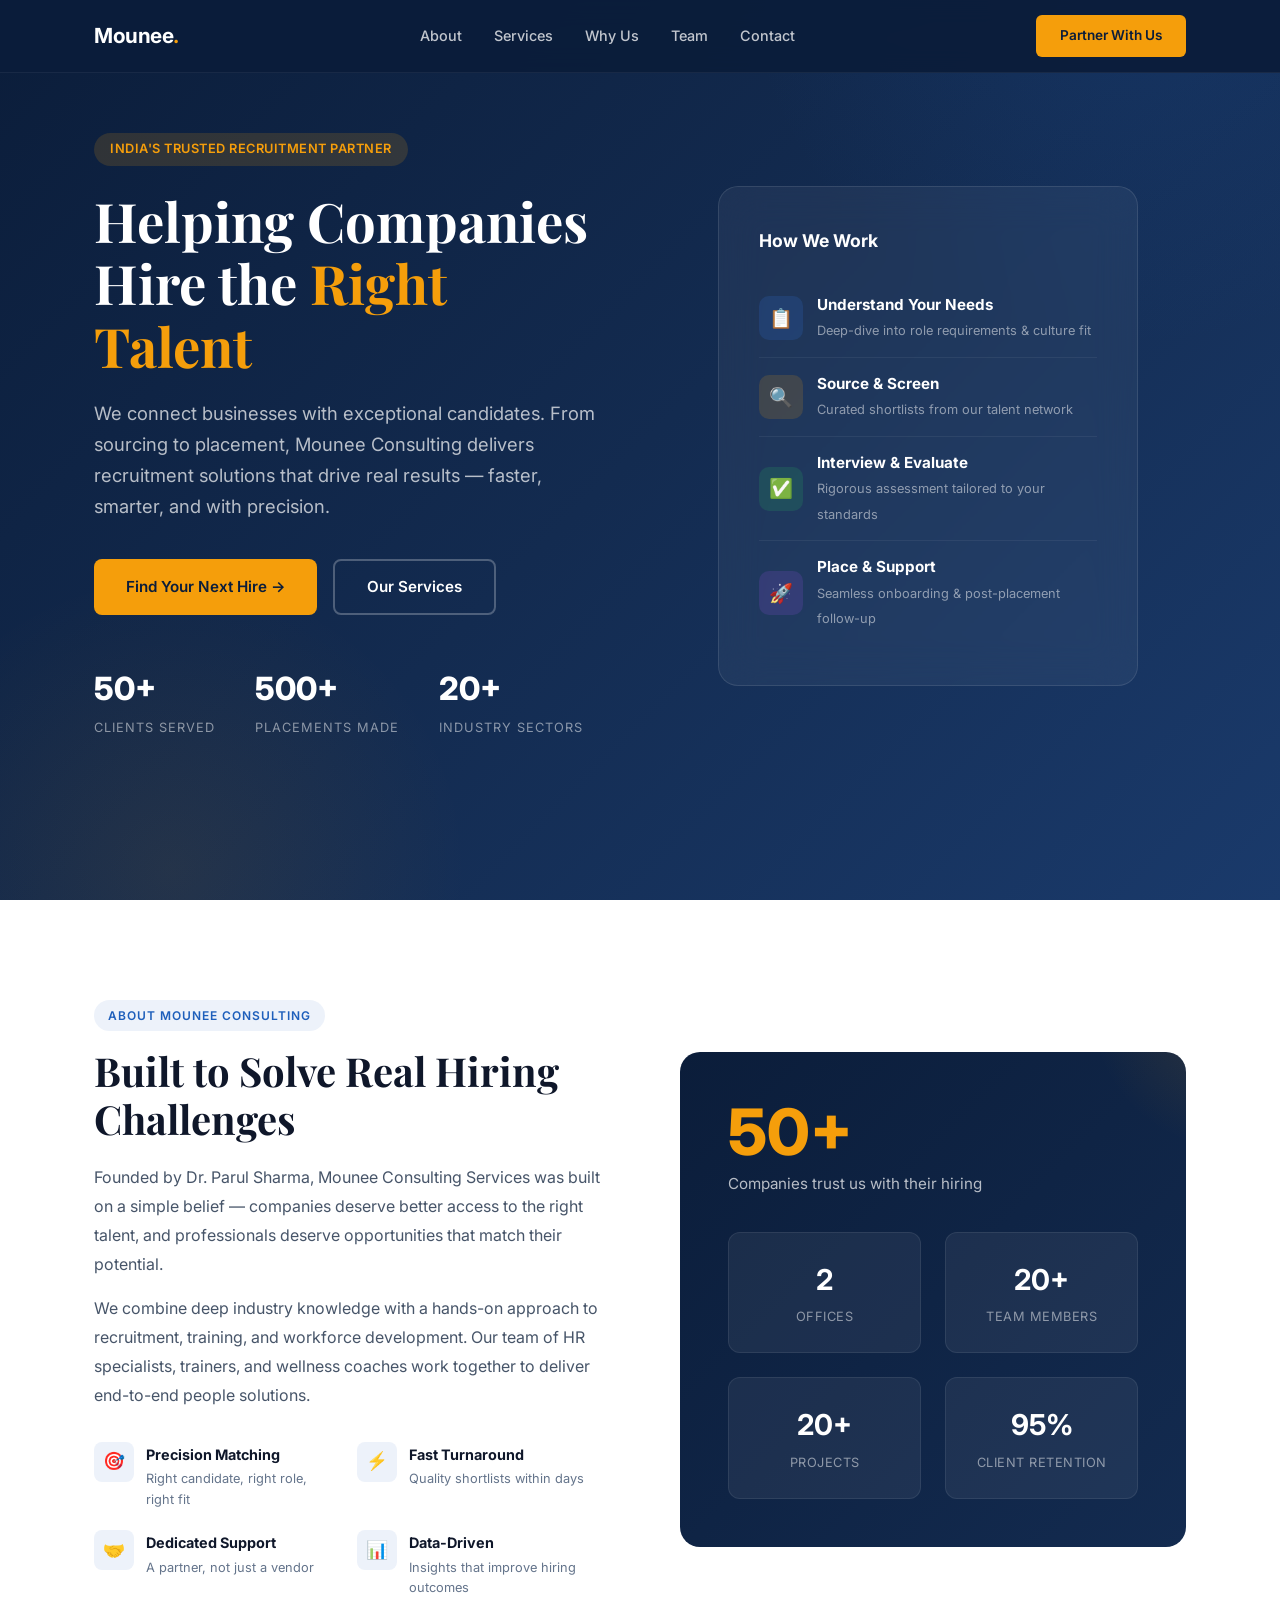
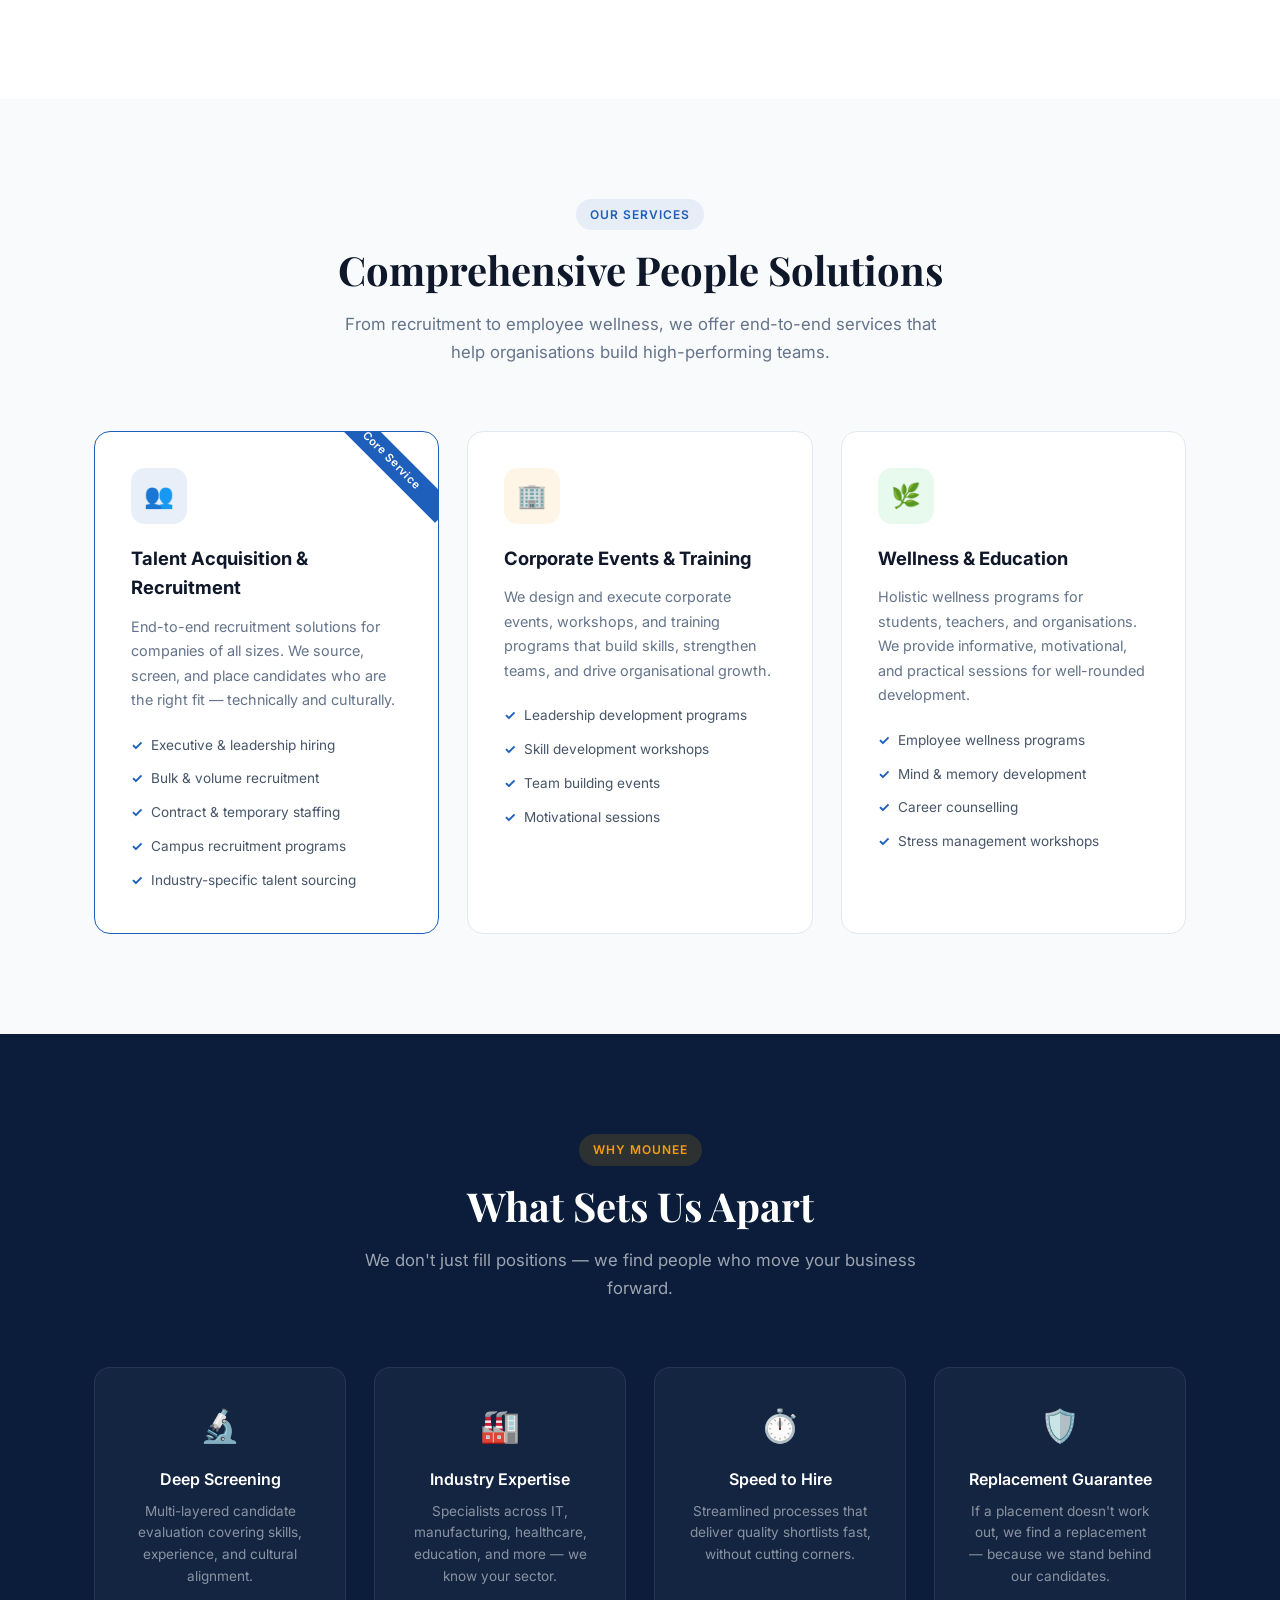
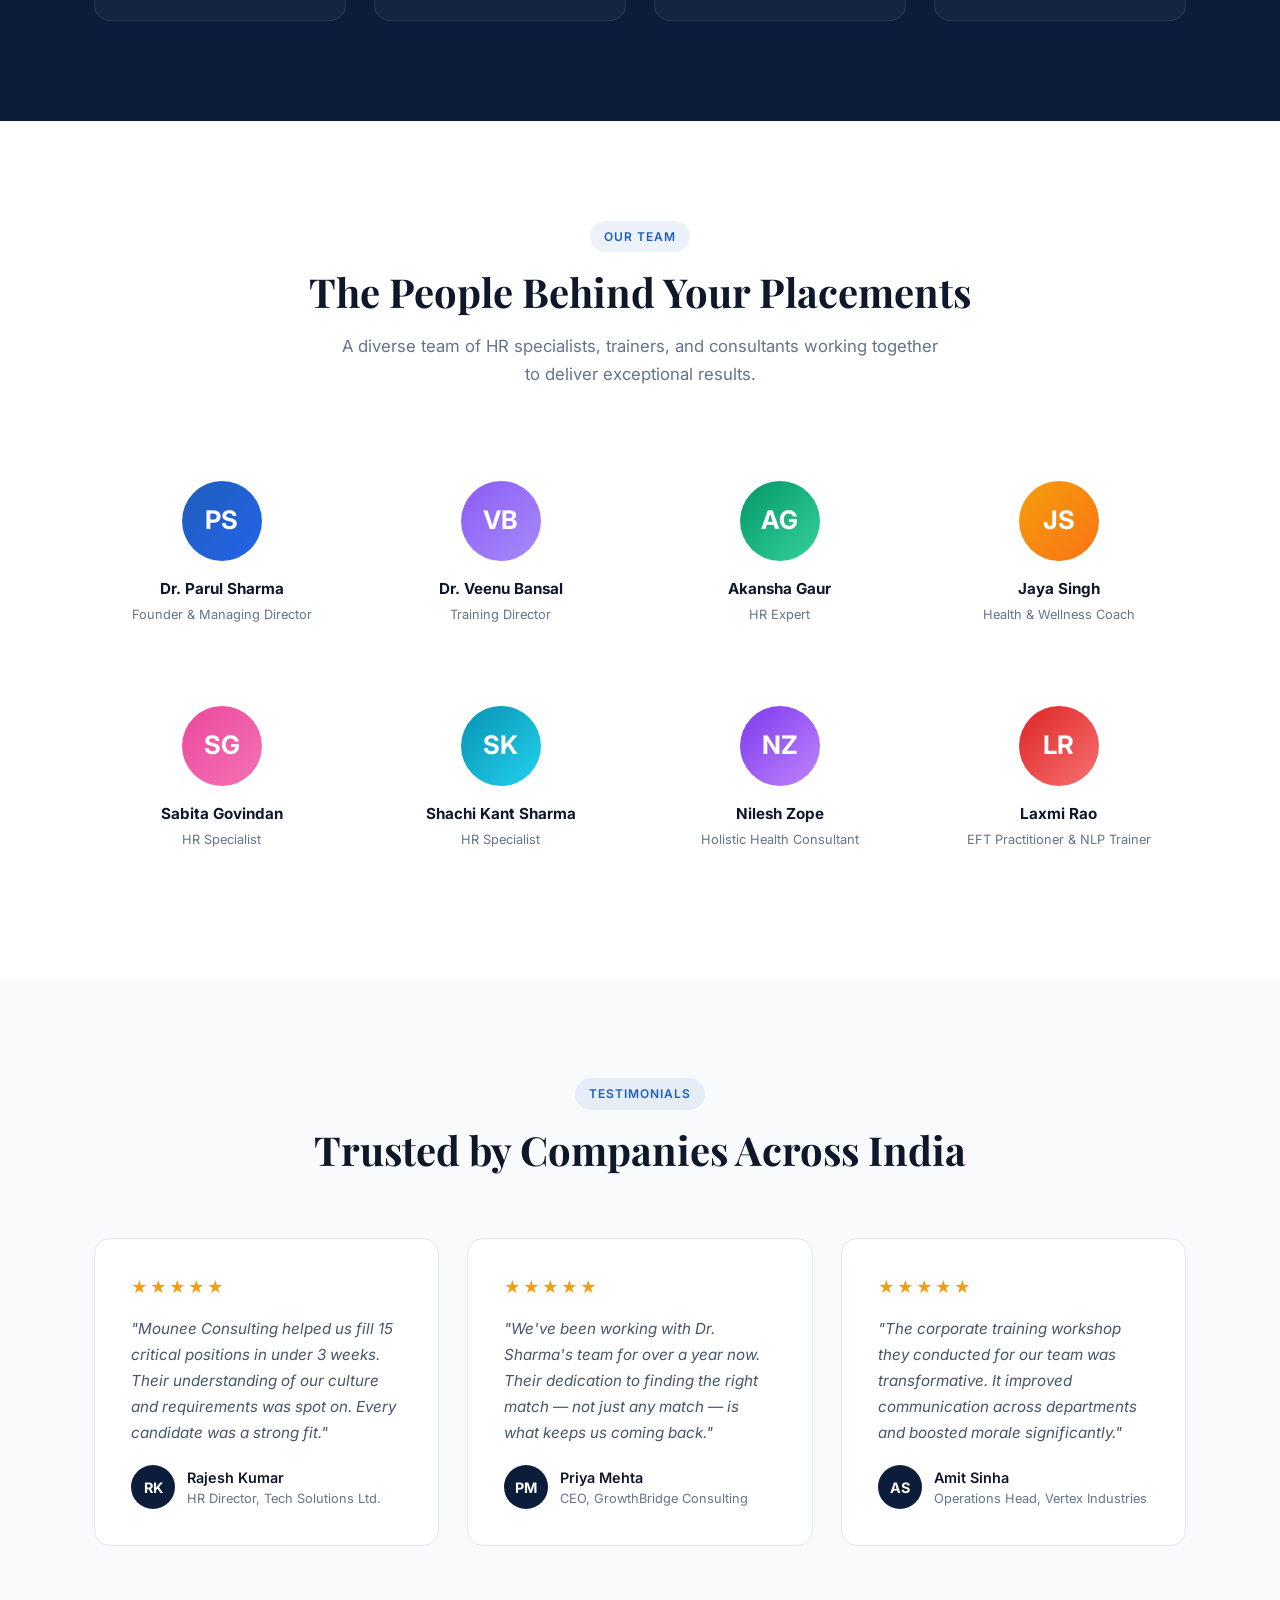
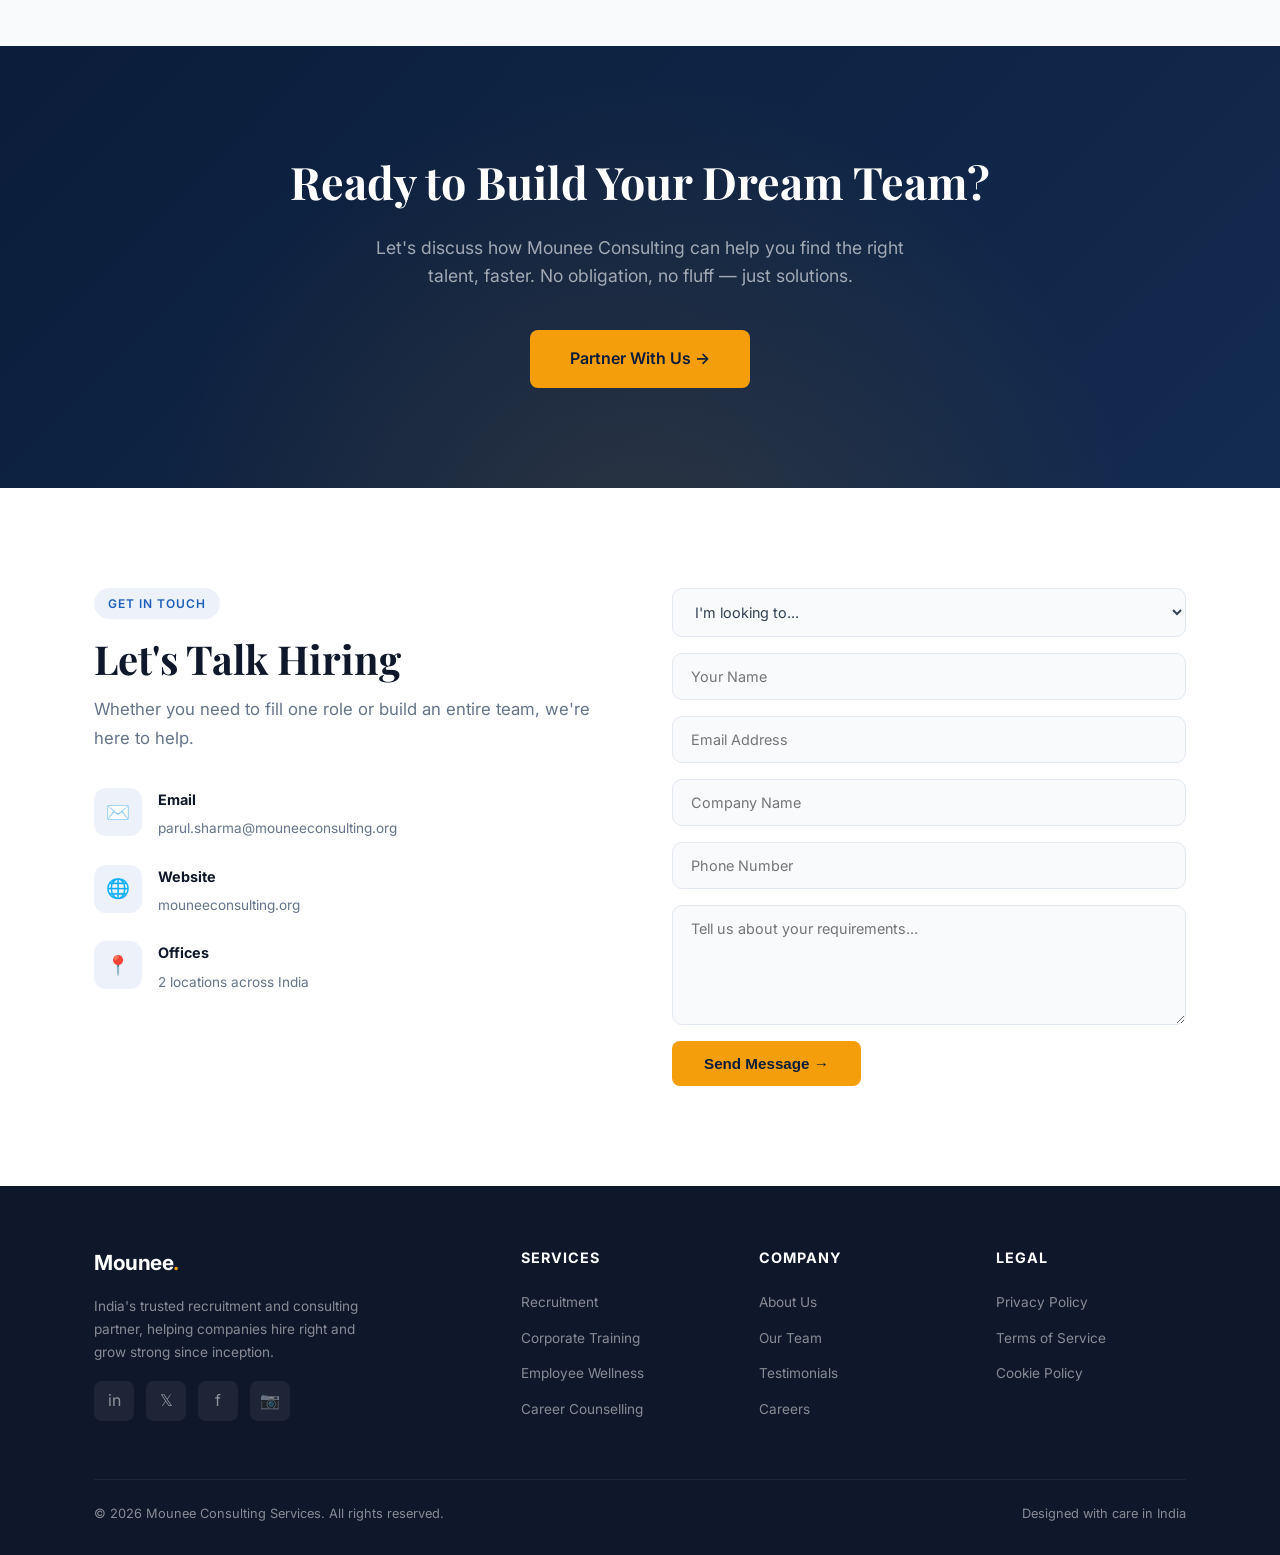
<file: index.html>
<!DOCTYPE html>
<html lang="en">
<head>
    <meta charset="UTF-8">
    <meta name="viewport" content="width=device-width, initial-scale=1.0">
    <title>Mounee Consulting — Helping Companies Hire Right</title>
    <link rel="preconnect" href="https://fonts.googleapis.com">
    <link href="https://fonts.googleapis.com/css2?family=Inter:wght@300;400;500;600;700;800&family=Playfair+Display:wght@600;700&display=swap" rel="stylesheet">
    <style>
        *, *::before, *::after { margin: 0; padding: 0; box-sizing: border-box; }

        :root {
            --navy: #0B1D3A;
            --navy-light: #132B50;
            --blue: #1E5FBB;
            --blue-light: #3B82F6;
            --accent: #F59E0B;
            --accent-light: #FCD34D;
            --white: #FFFFFF;
            --gray-50: #F8FAFC;
            --gray-100: #F1F5F9;
            --gray-200: #E2E8F0;
            --gray-400: #94A3B8;
            --gray-500: #64748B;
            --gray-600: #475569;
            --gray-700: #334155;
            --gray-900: #0F172A;
            --font-sans: 'Inter', -apple-system, sans-serif;
            --font-serif: 'Playfair Display', Georgia, serif;
        }

        html { scroll-behavior: smooth; }
        body { font-family: var(--font-sans); color: var(--gray-700); line-height: 1.6; overflow-x: hidden; }
        img { max-width: 100%; display: block; }
        a { text-decoration: none; color: inherit; }

        .container { max-width: 1140px; margin: 0 auto; padding: 0 24px; }

        /* ── NAV ── */
        .nav {
            position: fixed; top: 0; left: 0; right: 0; z-index: 100;
            background: rgba(11, 29, 58, 0.95); backdrop-filter: blur(12px);
            border-bottom: 1px solid rgba(255,255,255,0.06);
            transition: box-shadow 0.3s;
        }
        .nav.scrolled { box-shadow: 0 4px 24px rgba(0,0,0,0.25); }
        .nav-inner {
            display: flex; align-items: center; justify-content: space-between;
            max-width: 1140px; margin: 0 auto; padding: 0 24px; height: 72px;
        }
        .nav-logo { font-weight: 700; font-size: 1.3rem; color: var(--white); letter-spacing: -0.5px; }
        .nav-logo span { color: var(--accent); }
        .nav-links { display: flex; gap: 32px; list-style: none; }
        .nav-links a { color: rgba(255,255,255,0.75); font-size: 0.9rem; font-weight: 500; transition: color 0.2s; }
        .nav-links a:hover { color: var(--white); }
        .nav-cta {
            background: var(--accent); color: var(--navy); font-weight: 600; font-size: 0.85rem;
            padding: 10px 24px; border-radius: 6px; transition: background 0.2s;
        }
        .nav-cta:hover { background: var(--accent-light); }
        .hamburger { display: none; flex-direction: column; gap: 5px; cursor: pointer; background: none; border: none; padding: 4px; }
        .hamburger span { display: block; width: 24px; height: 2px; background: var(--white); border-radius: 2px; transition: 0.3s; }

        /* ── HERO ── */
        .hero {
            background: linear-gradient(135deg, var(--navy) 0%, var(--navy-light) 50%, #1a3a6b 100%);
            min-height: 100vh; display: flex; align-items: center; padding-top: 72px;
            position: relative; overflow: hidden;
        }
        .hero::before {
            content: ''; position: absolute; top: -50%; right: -20%; width: 800px; height: 800px;
            background: radial-gradient(circle, rgba(30,95,187,0.15) 0%, transparent 70%);
            border-radius: 50%;
        }
        .hero::after {
            content: ''; position: absolute; bottom: -30%; left: -10%; width: 600px; height: 600px;
            background: radial-gradient(circle, rgba(245,158,11,0.08) 0%, transparent 70%);
            border-radius: 50%;
        }
        .hero-inner { display: grid; grid-template-columns: 1fr 1fr; gap: 60px; align-items: center; position: relative; z-index: 1; }
        .hero-badge {
            display: inline-block; background: rgba(245,158,11,0.15); color: var(--accent);
            font-size: 0.8rem; font-weight: 600; padding: 6px 16px; border-radius: 50px;
            letter-spacing: 0.5px; text-transform: uppercase; margin-bottom: 24px;
        }
        .hero h1 {
            font-family: var(--font-serif); font-size: 3.4rem; font-weight: 700;
            color: var(--white); line-height: 1.15; margin-bottom: 20px;
        }
        .hero h1 em { font-style: normal; color: var(--accent); }
        .hero p { color: rgba(255,255,255,0.7); font-size: 1.15rem; line-height: 1.7; margin-bottom: 36px; max-width: 520px; }
        .hero-buttons { display: flex; gap: 16px; flex-wrap: wrap; }
        .btn {
            display: inline-flex; align-items: center; gap: 8px; padding: 14px 32px;
            border-radius: 8px; font-weight: 600; font-size: 0.95rem; transition: all 0.25s; border: none; cursor: pointer;
        }
        .btn-primary { background: var(--accent); color: var(--navy); }
        .btn-primary:hover { background: var(--accent-light); transform: translateY(-2px); box-shadow: 0 8px 24px rgba(245,158,11,0.3); }
        .btn-outline { background: transparent; color: var(--white); border: 2px solid rgba(255,255,255,0.25); }
        .btn-outline:hover { border-color: var(--white); background: rgba(255,255,255,0.05); }
        .hero-stats { display: flex; gap: 40px; margin-top: 48px; }
        .hero-stat-num { font-size: 2rem; font-weight: 800; color: var(--white); }
        .hero-stat-label { font-size: 0.8rem; color: rgba(255,255,255,0.5); text-transform: uppercase; letter-spacing: 1px; margin-top: 4px; }

        .hero-visual {
            display: flex; justify-content: center; align-items: center;
        }
        .hero-card {
            background: rgba(255,255,255,0.05); backdrop-filter: blur(20px);
            border: 1px solid rgba(255,255,255,0.1); border-radius: 20px;
            padding: 40px; width: 100%; max-width: 420px;
        }
        .hero-card h3 { color: var(--white); font-size: 1.1rem; margin-bottom: 24px; }
        .hero-card-item {
            display: flex; align-items: center; gap: 14px;
            padding: 14px 0; border-bottom: 1px solid rgba(255,255,255,0.06);
        }
        .hero-card-item:last-child { border: none; }
        .hero-card-icon {
            width: 44px; height: 44px; border-radius: 10px; display: flex; align-items: center; justify-content: center;
            font-size: 1.2rem; flex-shrink: 0;
        }
        .hero-card-icon.blue { background: rgba(59,130,246,0.15); }
        .hero-card-icon.amber { background: rgba(245,158,11,0.15); }
        .hero-card-icon.green { background: rgba(34,197,94,0.15); }
        .hero-card-icon.purple { background: rgba(168,85,247,0.15); }
        .hero-card-text strong { color: var(--white); font-size: 0.95rem; display: block; }
        .hero-card-text span { color: rgba(255,255,255,0.5); font-size: 0.8rem; }

        /* ── SECTIONS COMMON ── */
        section { padding: 100px 0; }
        .section-badge {
            display: inline-block; background: rgba(30,95,187,0.08); color: var(--blue);
            font-size: 0.75rem; font-weight: 600; padding: 6px 14px; border-radius: 50px;
            letter-spacing: 1px; text-transform: uppercase; margin-bottom: 16px;
        }
        .section-title {
            font-family: var(--font-serif); font-size: 2.5rem; font-weight: 700;
            color: var(--gray-900); line-height: 1.2; margin-bottom: 16px;
        }
        .section-subtitle { color: var(--gray-500); font-size: 1.05rem; max-width: 600px; line-height: 1.7; }
        .section-header { text-align: center; margin-bottom: 64px; }
        .section-header .section-subtitle { margin: 0 auto; }

        /* ── ABOUT ── */
        .about { background: var(--white); }
        .about-grid { display: grid; grid-template-columns: 1fr 1fr; gap: 80px; align-items: center; }
        .about-content .section-badge { margin-bottom: 16px; }
        .about-content .section-title { text-align: left; margin-bottom: 20px; }
        .about-content p { color: var(--gray-600); margin-bottom: 16px; line-height: 1.8; }
        .about-features { display: grid; grid-template-columns: 1fr 1fr; gap: 20px; margin-top: 32px; }
        .about-feature {
            display: flex; align-items: flex-start; gap: 12px;
        }
        .about-feature-icon {
            width: 40px; height: 40px; border-radius: 8px; background: rgba(30,95,187,0.08);
            display: flex; align-items: center; justify-content: center; flex-shrink: 0; font-size: 1.1rem;
        }
        .about-feature strong { font-size: 0.9rem; color: var(--gray-900); }
        .about-feature span { font-size: 0.8rem; color: var(--gray-500); display: block; margin-top: 2px; }

        .about-visual {
            background: linear-gradient(135deg, var(--navy), var(--navy-light));
            border-radius: 20px; padding: 48px; position: relative; overflow: hidden;
        }
        .about-visual::after {
            content: ''; position: absolute; top: -40%; right: -40%; width: 300px; height: 300px;
            background: radial-gradient(circle, rgba(245,158,11,0.15) 0%, transparent 70%); border-radius: 50%;
        }
        .about-number { font-size: 4rem; font-weight: 800; color: var(--accent); line-height: 1; margin-bottom: 8px; }
        .about-number-label { color: rgba(255,255,255,0.7); font-size: 0.95rem; margin-bottom: 36px; }
        .about-stat-row { display: grid; grid-template-columns: 1fr 1fr; gap: 24px; position: relative; z-index: 1; }
        .about-stat-box {
            background: rgba(255,255,255,0.06); border: 1px solid rgba(255,255,255,0.08);
            border-radius: 12px; padding: 24px; text-align: center;
        }
        .about-stat-box strong { color: var(--white); font-size: 1.8rem; display: block; }
        .about-stat-box span { color: rgba(255,255,255,0.5); font-size: 0.8rem; text-transform: uppercase; letter-spacing: 0.5px; }

        /* ── SERVICES ── */
        .services { background: var(--gray-50); }
        .services-grid { display: grid; grid-template-columns: repeat(3, 1fr); gap: 28px; }
        .service-card {
            background: var(--white); border-radius: 16px; padding: 36px; border: 1px solid var(--gray-200);
            transition: all 0.3s; position: relative; overflow: hidden;
        }
        .service-card:hover { transform: translateY(-4px); box-shadow: 0 12px 40px rgba(0,0,0,0.08); border-color: transparent; }
        .service-card.featured { border-color: var(--blue); }
        .service-card.featured::before {
            content: 'Core Service'; position: absolute; top: 16px; right: -28px; background: var(--blue);
            color: white; font-size: 0.7rem; font-weight: 600; padding: 4px 36px; transform: rotate(45deg);
            letter-spacing: 0.5px;
        }
        .service-icon {
            width: 56px; height: 56px; border-radius: 14px; display: flex; align-items: center;
            justify-content: center; font-size: 1.5rem; margin-bottom: 20px;
        }
        .service-icon.blue { background: rgba(30,95,187,0.1); }
        .service-icon.amber { background: rgba(245,158,11,0.1); }
        .service-icon.green { background: rgba(34,197,94,0.1); }
        .service-card h3 { font-size: 1.15rem; font-weight: 700; color: var(--gray-900); margin-bottom: 12px; }
        .service-card p { color: var(--gray-500); font-size: 0.9rem; line-height: 1.7; }
        .service-list { list-style: none; margin-top: 16px; }
        .service-list li { padding: 6px 0; font-size: 0.85rem; color: var(--gray-600); display: flex; align-items: center; gap: 8px; }
        .service-list li::before { content: '✓'; color: var(--blue); font-weight: 700; }

        /* ── WHY US ── */
        .why-us { background: var(--navy); color: var(--white); }
        .why-us .section-badge { background: rgba(245,158,11,0.15); color: var(--accent); }
        .why-us .section-title { color: var(--white); }
        .why-us .section-subtitle { color: rgba(255,255,255,0.6); }
        .why-grid { display: grid; grid-template-columns: repeat(4, 1fr); gap: 28px; }
        .why-card {
            background: rgba(255,255,255,0.04); border: 1px solid rgba(255,255,255,0.08);
            border-radius: 16px; padding: 32px; text-align: center; transition: all 0.3s;
        }
        .why-card:hover { background: rgba(255,255,255,0.08); transform: translateY(-4px); }
        .why-card-icon { font-size: 2rem; margin-bottom: 16px; }
        .why-card h4 { font-size: 1rem; font-weight: 600; margin-bottom: 8px; }
        .why-card p { color: rgba(255,255,255,0.5); font-size: 0.85rem; line-height: 1.6; }

        /* ── TEAM ── */
        .team { background: var(--white); }
        .team-grid { display: grid; grid-template-columns: repeat(4, 1fr); gap: 24px; }
        .team-card { text-align: center; padding: 28px 20px; border-radius: 16px; transition: all 0.3s; }
        .team-card:hover { background: var(--gray-50); }
        .team-avatar {
            width: 80px; height: 80px; border-radius: 50%; margin: 0 auto 16px;
            display: flex; align-items: center; justify-content: center;
            font-size: 1.6rem; font-weight: 700; color: var(--white);
        }
        .team-card:nth-child(1) .team-avatar { background: linear-gradient(135deg, var(--blue), #2563EB); }
        .team-card:nth-child(2) .team-avatar { background: linear-gradient(135deg, #8B5CF6, #A78BFA); }
        .team-card:nth-child(3) .team-avatar { background: linear-gradient(135deg, #059669, #34D399); }
        .team-card:nth-child(4) .team-avatar { background: linear-gradient(135deg, var(--accent), #F97316); }
        .team-card:nth-child(5) .team-avatar { background: linear-gradient(135deg, #EC4899, #F472B6); }
        .team-card:nth-child(6) .team-avatar { background: linear-gradient(135deg, #0891B2, #22D3EE); }
        .team-card:nth-child(7) .team-avatar { background: linear-gradient(135deg, #7C3AED, #C084FC); }
        .team-card:nth-child(8) .team-avatar { background: linear-gradient(135deg, #DC2626, #F87171); }
        .team-card h4 { font-size: 0.95rem; color: var(--gray-900); margin-bottom: 4px; }
        .team-card p { font-size: 0.8rem; color: var(--gray-500); }

        /* ── TESTIMONIALS ── */
        .testimonials { background: var(--gray-50); }
        .testimonials-grid { display: grid; grid-template-columns: repeat(3, 1fr); gap: 28px; }
        .testimonial-card {
            background: var(--white); border-radius: 16px; padding: 36px; border: 1px solid var(--gray-200);
        }
        .testimonial-stars { color: var(--accent); font-size: 1rem; margin-bottom: 16px; letter-spacing: 2px; }
        .testimonial-card blockquote { color: var(--gray-600); font-size: 0.95rem; line-height: 1.7; margin-bottom: 20px; font-style: italic; }
        .testimonial-author { display: flex; align-items: center; gap: 12px; }
        .testimonial-avatar {
            width: 44px; height: 44px; border-radius: 50%; background: var(--navy); color: var(--white);
            display: flex; align-items: center; justify-content: center; font-weight: 700; font-size: 0.9rem;
        }
        .testimonial-name { font-weight: 600; font-size: 0.9rem; color: var(--gray-900); }
        .testimonial-role { font-size: 0.8rem; color: var(--gray-500); }

        /* ── CTA ── */
        .cta {
            background: linear-gradient(135deg, var(--navy) 0%, var(--navy-light) 100%);
            text-align: center; padding: 100px 0; position: relative; overflow: hidden;
        }
        .cta::before {
            content: ''; position: absolute; inset: 0;
            background: radial-gradient(circle at 50% 120%, rgba(245,158,11,0.12) 0%, transparent 60%);
        }
        .cta .container { position: relative; z-index: 1; }
        .cta h2 { font-family: var(--font-serif); font-size: 2.8rem; color: var(--white); margin-bottom: 16px; }
        .cta p { color: rgba(255,255,255,0.6); font-size: 1.1rem; max-width: 560px; margin: 0 auto 40px; }
        .cta .btn { font-size: 1rem; padding: 16px 40px; }

        /* ── CONTACT ── */
        .contact { background: var(--white); }
        .contact-grid { display: grid; grid-template-columns: 1fr 1fr; gap: 64px; }
        .contact-info h3 { font-size: 1.2rem; color: var(--gray-900); margin-bottom: 24px; }
        .contact-item { display: flex; gap: 16px; margin-bottom: 24px; }
        .contact-item-icon {
            width: 48px; height: 48px; border-radius: 12px; background: rgba(30,95,187,0.08);
            display: flex; align-items: center; justify-content: center; font-size: 1.2rem; flex-shrink: 0;
        }
        .contact-item strong { font-size: 0.9rem; color: var(--gray-900); display: block; margin-bottom: 4px; }
        .contact-item span { font-size: 0.85rem; color: var(--gray-500); }
        .contact-form { display: flex; flex-direction: column; gap: 16px; }
        .contact-form input, .contact-form textarea, .contact-form select {
            padding: 14px 18px; border: 1px solid var(--gray-200); border-radius: 10px;
            font-family: var(--font-sans); font-size: 0.9rem; color: var(--gray-700);
            outline: none; transition: border-color 0.2s; background: var(--gray-50);
        }
        .contact-form input:focus, .contact-form textarea:focus, .contact-form select:focus { border-color: var(--blue); }
        .contact-form textarea { resize: vertical; min-height: 120px; }
        .contact-form .btn { align-self: flex-start; }

        /* ── FOOTER ── */
        .footer {
            background: var(--gray-900); color: rgba(255,255,255,0.5); padding: 60px 0 30px;
        }
        .footer-grid { display: grid; grid-template-columns: 2fr 1fr 1fr 1fr; gap: 48px; margin-bottom: 48px; }
        .footer-brand .nav-logo { margin-bottom: 16px; display: inline-block; }
        .footer-brand p { font-size: 0.85rem; line-height: 1.7; max-width: 280px; }
        .footer h4 { color: var(--white); font-size: 0.9rem; margin-bottom: 20px; text-transform: uppercase; letter-spacing: 1px; }
        .footer ul { list-style: none; }
        .footer ul li { margin-bottom: 10px; }
        .footer ul a { font-size: 0.85rem; transition: color 0.2s; }
        .footer ul a:hover { color: var(--white); }
        .footer-social { display: flex; gap: 12px; margin-top: 16px; }
        .footer-social a {
            width: 40px; height: 40px; border-radius: 8px; background: rgba(255,255,255,0.06);
            display: flex; align-items: center; justify-content: center; font-size: 1rem;
            transition: background 0.2s;
        }
        .footer-social a:hover { background: rgba(255,255,255,0.12); }
        .footer-bottom {
            border-top: 1px solid rgba(255,255,255,0.06); padding-top: 24px;
            display: flex; justify-content: space-between; font-size: 0.8rem;
        }

        /* ── ANIMATIONS ── */
        .fade-up { opacity: 0; transform: translateY(30px); transition: all 0.6s ease-out; }
        .fade-up.visible { opacity: 1; transform: translateY(0); }
        .no-js .fade-up { opacity: 1; transform: none; }

        /* ── MOBILE ── */
        @media (max-width: 1024px) {
            .hero-inner, .about-grid, .contact-grid { grid-template-columns: 1fr; gap: 40px; }
            .hero h1 { font-size: 2.6rem; }
            .hero-visual { order: -1; }
            .hero-card { max-width: 100%; }
            .services-grid { grid-template-columns: repeat(2, 1fr); }
            .why-grid { grid-template-columns: repeat(2, 1fr); }
            .team-grid { grid-template-columns: repeat(2, 1fr); }
            .testimonials-grid { grid-template-columns: 1fr; }
            .footer-grid { grid-template-columns: 1fr 1fr; }
        }
        @media (max-width: 768px) {
            .nav-links { display: none; }
            .nav-cta.desktop { display: none; }
            .hamburger { display: flex; }
            .nav-links.open {
                display: flex; flex-direction: column; position: absolute; top: 72px; left: 0; right: 0;
                background: var(--navy); padding: 24px; gap: 16px; border-bottom: 1px solid rgba(255,255,255,0.06);
            }
            .hero { min-height: auto; padding: 120px 0 80px; }
            .hero h1 { font-size: 2rem; }
            .hero-stats { gap: 24px; }
            .section-title { font-size: 2rem; }
            .services-grid, .why-grid { grid-template-columns: 1fr; }
            .team-grid { grid-template-columns: repeat(2, 1fr); }
            .footer-grid { grid-template-columns: 1fr; }
            .footer-bottom { flex-direction: column; gap: 8px; }
            .cta h2 { font-size: 2rem; }
            .about-features { grid-template-columns: 1fr; }
        }

        /* mobile menu */
        .mobile-overlay {
            display: none; position: fixed; inset: 0; background: rgba(0,0,0,0.5);
            z-index: 99;
        }
        .mobile-overlay.open { display: block; }
    </style>
</head>
<body>

<!-- NAV -->
<nav class="nav" id="nav">
    <div class="nav-inner">
        <a href="#" class="nav-logo">Mounee<span>.</span></a>
        <ul class="nav-links" id="navLinks">
            <li><a href="#about">About</a></li>
            <li><a href="#services">Services</a></li>
            <li><a href="#why-us">Why Us</a></li>
            <li><a href="#team">Team</a></li>
            <li><a href="#contact">Contact</a></li>
        </ul>
        <a href="#contact" class="nav-cta desktop">Partner With Us</a>
        <button class="hamburger" id="hamburger" aria-label="Toggle menu">
            <span></span><span></span><span></span>
        </button>
    </div>
</nav>
<div class="mobile-overlay" id="overlay"></div>

<!-- HERO -->
<section class="hero" id="hero">
    <div class="container">
        <div class="hero-inner">
            <div>
                <div class="hero-badge">India's Trusted Recruitment Partner</div>
                <h1>Helping Companies Hire the <em>Right Talent</em></h1>
                <p>We connect businesses with exceptional candidates. From sourcing to placement, Mounee Consulting delivers recruitment solutions that drive real results — faster, smarter, and with precision.</p>
                <div class="hero-buttons">
                    <a href="#contact" class="btn btn-primary">Find Your Next Hire →</a>
                    <a href="#services" class="btn btn-outline">Our Services</a>
                </div>
                <div class="hero-stats">
                    <div>
                        <div class="hero-stat-num">50+</div>
                        <div class="hero-stat-label">Clients Served</div>
                    </div>
                    <div>
                        <div class="hero-stat-num">500+</div>
                        <div class="hero-stat-label">Placements Made</div>
                    </div>
                    <div>
                        <div class="hero-stat-num">20+</div>
                        <div class="hero-stat-label">Industry Sectors</div>
                    </div>
                </div>
            </div>
            <div class="hero-visual">
                <div class="hero-card">
                    <h3>How We Work</h3>
                    <div class="hero-card-item">
                        <div class="hero-card-icon blue">📋</div>
                        <div class="hero-card-text">
                            <strong>Understand Your Needs</strong>
                            <span>Deep-dive into role requirements & culture fit</span>
                        </div>
                    </div>
                    <div class="hero-card-item">
                        <div class="hero-card-icon amber">🔍</div>
                        <div class="hero-card-text">
                            <strong>Source & Screen</strong>
                            <span>Curated shortlists from our talent network</span>
                        </div>
                    </div>
                    <div class="hero-card-item">
                        <div class="hero-card-icon green">✅</div>
                        <div class="hero-card-text">
                            <strong>Interview & Evaluate</strong>
                            <span>Rigorous assessment tailored to your standards</span>
                        </div>
                    </div>
                    <div class="hero-card-item">
                        <div class="hero-card-icon purple">🚀</div>
                        <div class="hero-card-text">
                            <strong>Place & Support</strong>
                            <span>Seamless onboarding & post-placement follow-up</span>
                        </div>
                    </div>
                </div>
            </div>
        </div>
    </div>
</section>

<!-- ABOUT -->
<section class="about" id="about">
    <div class="container">
        <div class="about-grid">
            <div class="about-content fade-up">
                <div class="section-badge">About Mounee Consulting</div>
                <h2 class="section-title">Built to Solve Real Hiring Challenges</h2>
                <p>Founded by Dr. Parul Sharma, Mounee Consulting Services was built on a simple belief — companies deserve better access to the right talent, and professionals deserve opportunities that match their potential.</p>
                <p>We combine deep industry knowledge with a hands-on approach to recruitment, training, and workforce development. Our team of HR specialists, trainers, and wellness coaches work together to deliver end-to-end people solutions.</p>
                <div class="about-features">
                    <div class="about-feature">
                        <div class="about-feature-icon">🎯</div>
                        <div>
                            <strong>Precision Matching</strong>
                            <span>Right candidate, right role, right fit</span>
                        </div>
                    </div>
                    <div class="about-feature">
                        <div class="about-feature-icon">⚡</div>
                        <div>
                            <strong>Fast Turnaround</strong>
                            <span>Quality shortlists within days</span>
                        </div>
                    </div>
                    <div class="about-feature">
                        <div class="about-feature-icon">🤝</div>
                        <div>
                            <strong>Dedicated Support</strong>
                            <span>A partner, not just a vendor</span>
                        </div>
                    </div>
                    <div class="about-feature">
                        <div class="about-feature-icon">📊</div>
                        <div>
                            <strong>Data-Driven</strong>
                            <span>Insights that improve hiring outcomes</span>
                        </div>
                    </div>
                </div>
            </div>
            <div class="about-visual fade-up">
                <div class="about-number">50+</div>
                <div class="about-number-label">Companies trust us with their hiring</div>
                <div class="about-stat-row">
                    <div class="about-stat-box">
                        <strong>2</strong>
                        <span>Offices</span>
                    </div>
                    <div class="about-stat-box">
                        <strong>20+</strong>
                        <span>Team Members</span>
                    </div>
                    <div class="about-stat-box">
                        <strong>20+</strong>
                        <span>Projects</span>
                    </div>
                    <div class="about-stat-box">
                        <strong>95%</strong>
                        <span>Client Retention</span>
                    </div>
                </div>
            </div>
        </div>
    </div>
</section>

<!-- SERVICES -->
<section class="services" id="services">
    <div class="container">
        <div class="section-header fade-up">
            <div class="section-badge">Our Services</div>
            <h2 class="section-title">Comprehensive People Solutions</h2>
            <p class="section-subtitle">From recruitment to employee wellness, we offer end-to-end services that help organisations build high-performing teams.</p>
        </div>
        <div class="services-grid">
            <div class="service-card featured fade-up">
                <div class="service-icon blue">👥</div>
                <h3>Talent Acquisition & Recruitment</h3>
                <p>End-to-end recruitment solutions for companies of all sizes. We source, screen, and place candidates who are the right fit — technically and culturally.</p>
                <ul class="service-list">
                    <li>Executive & leadership hiring</li>
                    <li>Bulk & volume recruitment</li>
                    <li>Contract & temporary staffing</li>
                    <li>Campus recruitment programs</li>
                    <li>Industry-specific talent sourcing</li>
                </ul>
            </div>
            <div class="service-card fade-up">
                <div class="service-icon amber">🏢</div>
                <h3>Corporate Events & Training</h3>
                <p>We design and execute corporate events, workshops, and training programs that build skills, strengthen teams, and drive organisational growth.</p>
                <ul class="service-list">
                    <li>Leadership development programs</li>
                    <li>Skill development workshops</li>
                    <li>Team building events</li>
                    <li>Motivational sessions</li>
                </ul>
            </div>
            <div class="service-card fade-up">
                <div class="service-icon green">🌿</div>
                <h3>Wellness & Education</h3>
                <p>Holistic wellness programs for students, teachers, and organisations. We provide informative, motivational, and practical sessions for well-rounded development.</p>
                <ul class="service-list">
                    <li>Employee wellness programs</li>
                    <li>Mind & memory development</li>
                    <li>Career counselling</li>
                    <li>Stress management workshops</li>
                </ul>
            </div>
        </div>
    </div>
</section>

<!-- WHY US -->
<section class="why-us" id="why-us">
    <div class="container">
        <div class="section-header fade-up">
            <div class="section-badge">Why Mounee</div>
            <h2 class="section-title">What Sets Us Apart</h2>
            <p class="section-subtitle">We don't just fill positions — we find people who move your business forward.</p>
        </div>
        <div class="why-grid">
            <div class="why-card fade-up">
                <div class="why-card-icon">🔬</div>
                <h4>Deep Screening</h4>
                <p>Multi-layered candidate evaluation covering skills, experience, and cultural alignment.</p>
            </div>
            <div class="why-card fade-up">
                <div class="why-card-icon">🏭</div>
                <h4>Industry Expertise</h4>
                <p>Specialists across IT, manufacturing, healthcare, education, and more — we know your sector.</p>
            </div>
            <div class="why-card fade-up">
                <div class="why-card-icon">⏱️</div>
                <h4>Speed to Hire</h4>
                <p>Streamlined processes that deliver quality shortlists fast, without cutting corners.</p>
            </div>
            <div class="why-card fade-up">
                <div class="why-card-icon">🛡️</div>
                <h4>Replacement Guarantee</h4>
                <p>If a placement doesn't work out, we find a replacement — because we stand behind our candidates.</p>
            </div>
        </div>
    </div>
</section>

<!-- TEAM -->
<section class="team" id="team">
    <div class="container">
        <div class="section-header fade-up">
            <div class="section-badge">Our Team</div>
            <h2 class="section-title">The People Behind Your Placements</h2>
            <p class="section-subtitle">A diverse team of HR specialists, trainers, and consultants working together to deliver exceptional results.</p>
        </div>
        <div class="team-grid">
            <div class="team-card fade-up">
                <div class="team-avatar">PS</div>
                <h4>Dr. Parul Sharma</h4>
                <p>Founder & Managing Director</p>
            </div>
            <div class="team-card fade-up">
                <div class="team-avatar">VB</div>
                <h4>Dr. Veenu Bansal</h4>
                <p>Training Director</p>
            </div>
            <div class="team-card fade-up">
                <div class="team-avatar">AG</div>
                <h4>Akansha Gaur</h4>
                <p>HR Expert</p>
            </div>
            <div class="team-card fade-up">
                <div class="team-avatar">JS</div>
                <h4>Jaya Singh</h4>
                <p>Health & Wellness Coach</p>
            </div>
            <div class="team-card fade-up">
                <div class="team-avatar">SG</div>
                <h4>Sabita Govindan</h4>
                <p>HR Specialist</p>
            </div>
            <div class="team-card fade-up">
                <div class="team-avatar">SK</div>
                <h4>Shachi Kant Sharma</h4>
                <p>HR Specialist</p>
            </div>
            <div class="team-card fade-up">
                <div class="team-avatar">NZ</div>
                <h4>Nilesh Zope</h4>
                <p>Holistic Health Consultant</p>
            </div>
            <div class="team-card fade-up">
                <div class="team-avatar">LR</div>
                <h4>Laxmi Rao</h4>
                <p>EFT Practitioner & NLP Trainer</p>
            </div>
        </div>
    </div>
</section>

<!-- TESTIMONIALS -->
<section class="testimonials" id="testimonials">
    <div class="container">
        <div class="section-header fade-up">
            <div class="section-badge">Testimonials</div>
            <h2 class="section-title">Trusted by Companies Across India</h2>
        </div>
        <div class="testimonials-grid">
            <div class="testimonial-card fade-up">
                <div class="testimonial-stars">★★★★★</div>
                <blockquote>"Mounee Consulting helped us fill 15 critical positions in under 3 weeks. Their understanding of our culture and requirements was spot on. Every candidate was a strong fit."</blockquote>
                <div class="testimonial-author">
                    <div class="testimonial-avatar">RK</div>
                    <div>
                        <div class="testimonial-name">Rajesh Kumar</div>
                        <div class="testimonial-role">HR Director, Tech Solutions Ltd.</div>
                    </div>
                </div>
            </div>
            <div class="testimonial-card fade-up">
                <div class="testimonial-stars">★★★★★</div>
                <blockquote>"We've been working with Dr. Sharma's team for over a year now. Their dedication to finding the right match — not just any match — is what keeps us coming back."</blockquote>
                <div class="testimonial-author">
                    <div class="testimonial-avatar">PM</div>
                    <div>
                        <div class="testimonial-name">Priya Mehta</div>
                        <div class="testimonial-role">CEO, GrowthBridge Consulting</div>
                    </div>
                </div>
            </div>
            <div class="testimonial-card fade-up">
                <div class="testimonial-stars">★★★★★</div>
                <blockquote>"The corporate training workshop they conducted for our team was transformative. It improved communication across departments and boosted morale significantly."</blockquote>
                <div class="testimonial-author">
                    <div class="testimonial-avatar">AS</div>
                    <div>
                        <div class="testimonial-name">Amit Sinha</div>
                        <div class="testimonial-role">Operations Head, Vertex Industries</div>
                    </div>
                </div>
            </div>
        </div>
    </div>
</section>

<!-- CTA -->
<section class="cta">
    <div class="container fade-up">
        <h2>Ready to Build Your Dream Team?</h2>
        <p>Let's discuss how Mounee Consulting can help you find the right talent, faster. No obligation, no fluff — just solutions.</p>
        <a href="#contact" class="btn btn-primary">Partner With Us →</a>
    </div>
</section>

<!-- CONTACT -->
<section class="contact" id="contact">
    <div class="container">
        <div class="contact-grid">
            <div class="contact-info fade-up">
                <div class="section-badge">Get In Touch</div>
                <h2 class="section-title" style="text-align:left; margin-bottom:12px;">Let's Talk Hiring</h2>
                <p class="section-subtitle" style="margin-bottom:36px;">Whether you need to fill one role or build an entire team, we're here to help.</p>
                <div class="contact-item">
                    <div class="contact-item-icon">✉️</div>
                    <div>
                        <strong>Email</strong>
                        <span>parul.sharma@mouneeconsulting.org</span>
                    </div>
                </div>
                <div class="contact-item">
                    <div class="contact-item-icon">🌐</div>
                    <div>
                        <strong>Website</strong>
                        <span>mouneeconsulting.org</span>
                    </div>
                </div>
                <div class="contact-item">
                    <div class="contact-item-icon">📍</div>
                    <div>
                        <strong>Offices</strong>
                        <span>2 locations across India</span>
                    </div>
                </div>
            </div>
            <div class="fade-up">
                <form class="contact-form" onsubmit="handleSubmit(event)">
                    <select required>
                        <option value="" disabled selected>I'm looking to...</option>
                        <option>Hire talent for my company</option>
                        <option>Explore training & workshops</option>
                        <option>Discuss wellness programs</option>
                        <option>Career counselling</option>
                        <option>Other</option>
                    </select>
                    <input type="text" placeholder="Your Name" required>
                    <input type="email" placeholder="Email Address" required>
                    <input type="text" placeholder="Company Name">
                    <input type="tel" placeholder="Phone Number">
                    <textarea placeholder="Tell us about your requirements..."></textarea>
                    <button type="submit" class="btn btn-primary">Send Message →</button>
                </form>
            </div>
        </div>
    </div>
</section>

<!-- FOOTER -->
<footer class="footer">
    <div class="container">
        <div class="footer-grid">
            <div class="footer-brand">
                <a href="#" class="nav-logo">Mounee<span>.</span></a>
                <p>India's trusted recruitment and consulting partner, helping companies hire right and grow strong since inception.</p>
                <div class="footer-social">
                    <a href="#" aria-label="LinkedIn">in</a>
                    <a href="#" aria-label="Twitter">𝕏</a>
                    <a href="#" aria-label="Facebook">f</a>
                    <a href="#" aria-label="Instagram">📷</a>
                </div>
            </div>
            <div>
                <h4>Services</h4>
                <ul>
                    <li><a href="#services">Recruitment</a></li>
                    <li><a href="#services">Corporate Training</a></li>
                    <li><a href="#services">Employee Wellness</a></li>
                    <li><a href="#services">Career Counselling</a></li>
                </ul>
            </div>
            <div>
                <h4>Company</h4>
                <ul>
                    <li><a href="#about">About Us</a></li>
                    <li><a href="#team">Our Team</a></li>
                    <li><a href="#testimonials">Testimonials</a></li>
                    <li><a href="#">Careers</a></li>
                </ul>
            </div>
            <div>
                <h4>Legal</h4>
                <ul>
                    <li><a href="#">Privacy Policy</a></li>
                    <li><a href="#">Terms of Service</a></li>
                    <li><a href="#">Cookie Policy</a></li>
                </ul>
            </div>
        </div>
        <div class="footer-bottom">
            <span>© 2026 Mounee Consulting Services. All rights reserved.</span>
            <span>Designed with care in India</span>
        </div>
    </div>
</footer>

<script>
    // Navbar scroll effect
    const nav = document.getElementById('nav');
    window.addEventListener('scroll', () => {
        nav.classList.toggle('scrolled', window.scrollY > 50);
    });

    // Mobile menu
    const hamburger = document.getElementById('hamburger');
    const navLinks = document.getElementById('navLinks');
    const overlay = document.getElementById('overlay');

    hamburger.addEventListener('click', () => {
        navLinks.classList.toggle('open');
        overlay.classList.toggle('open');
    });
    overlay.addEventListener('click', () => {
        navLinks.classList.remove('open');
        overlay.classList.remove('open');
    });
    navLinks.querySelectorAll('a').forEach(a => {
        a.addEventListener('click', () => {
            navLinks.classList.remove('open');
            overlay.classList.remove('open');
        });
    });

    // Scroll animations
    const observer = new IntersectionObserver((entries) => {
        entries.forEach(entry => {
            if (entry.isIntersecting) {
                entry.target.classList.add('visible');
            }
        });
    }, { threshold: 0.1, rootMargin: '0px 0px -40px 0px' });

    document.querySelectorAll('.fade-up').forEach(el => observer.observe(el));

    // Form handler
    function handleSubmit(e) {
        e.preventDefault();
        const btn = e.target.querySelector('button');
        btn.textContent = 'Message Sent ✓';
        btn.style.background = '#059669';
        setTimeout(() => {
            btn.textContent = 'Send Message →';
            btn.style.background = '';
            e.target.reset();
        }, 3000);
    }
</script>

</body>
</html>
</file>
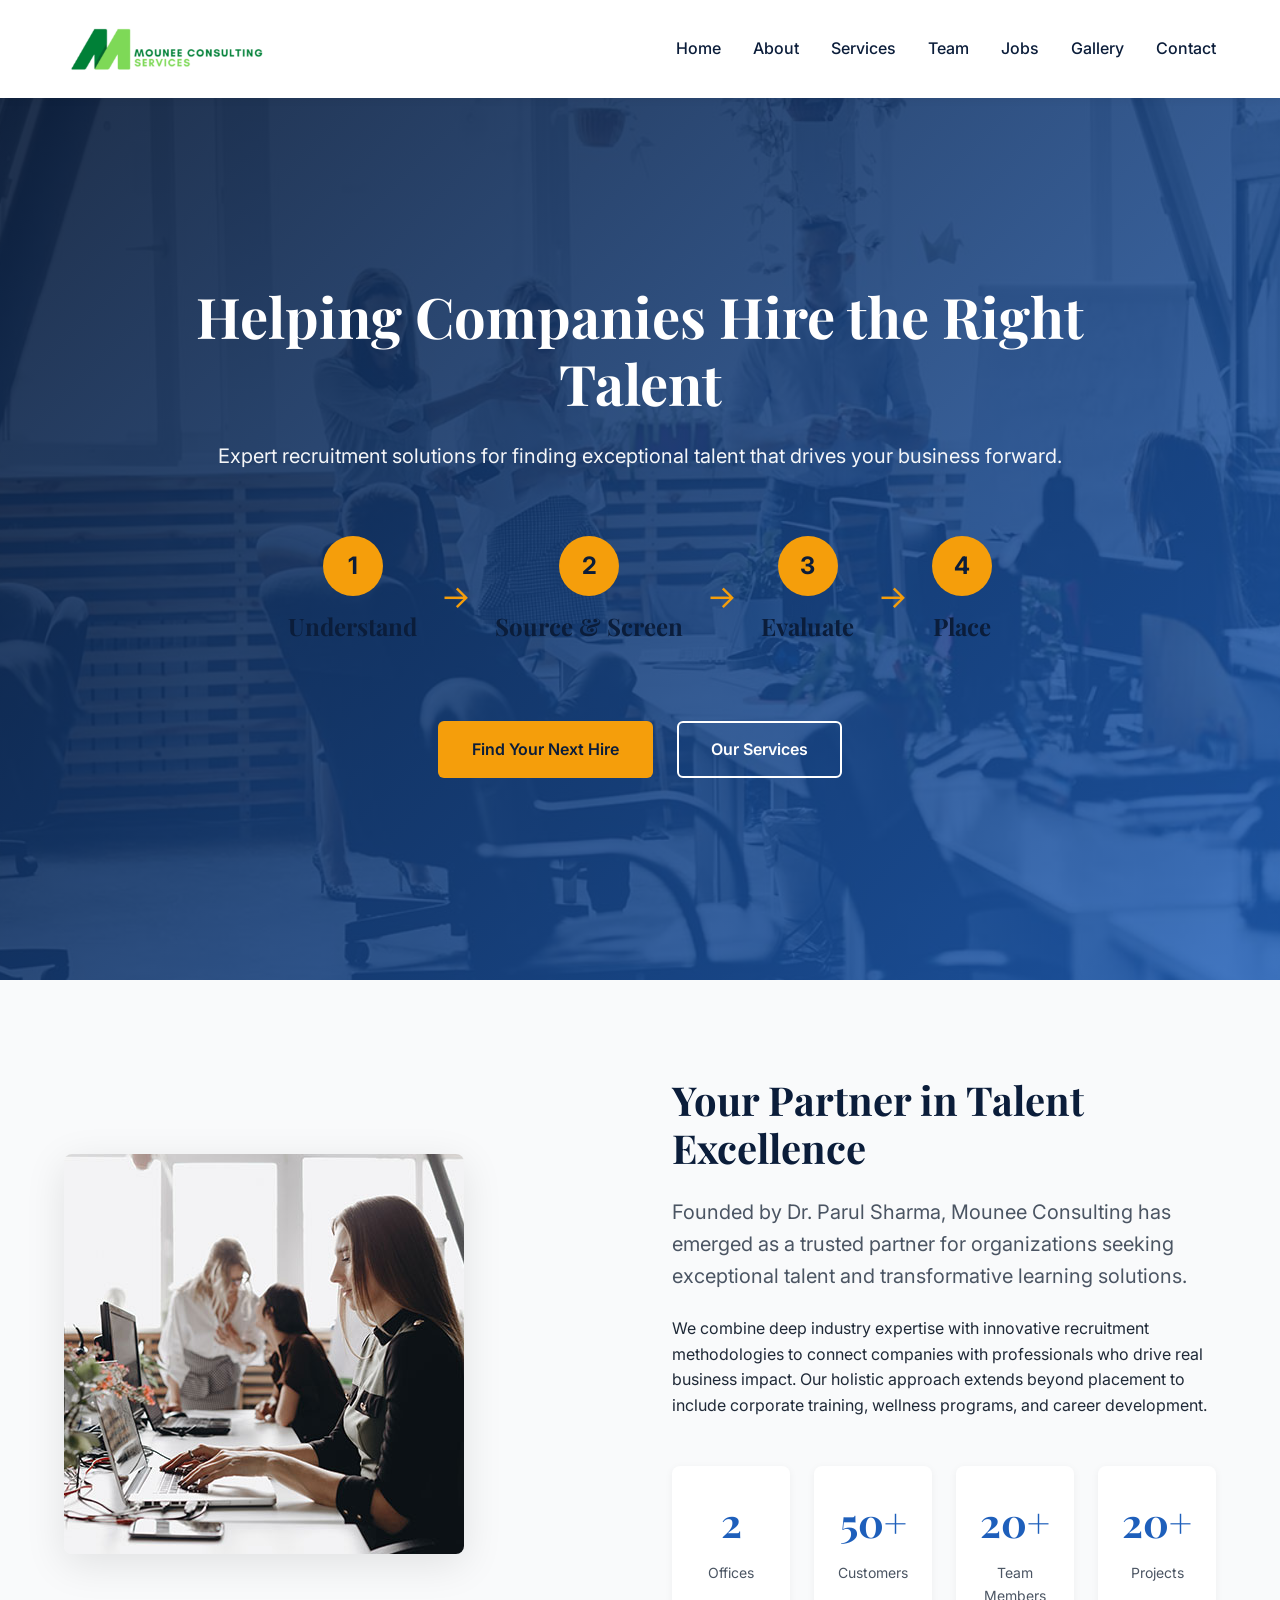
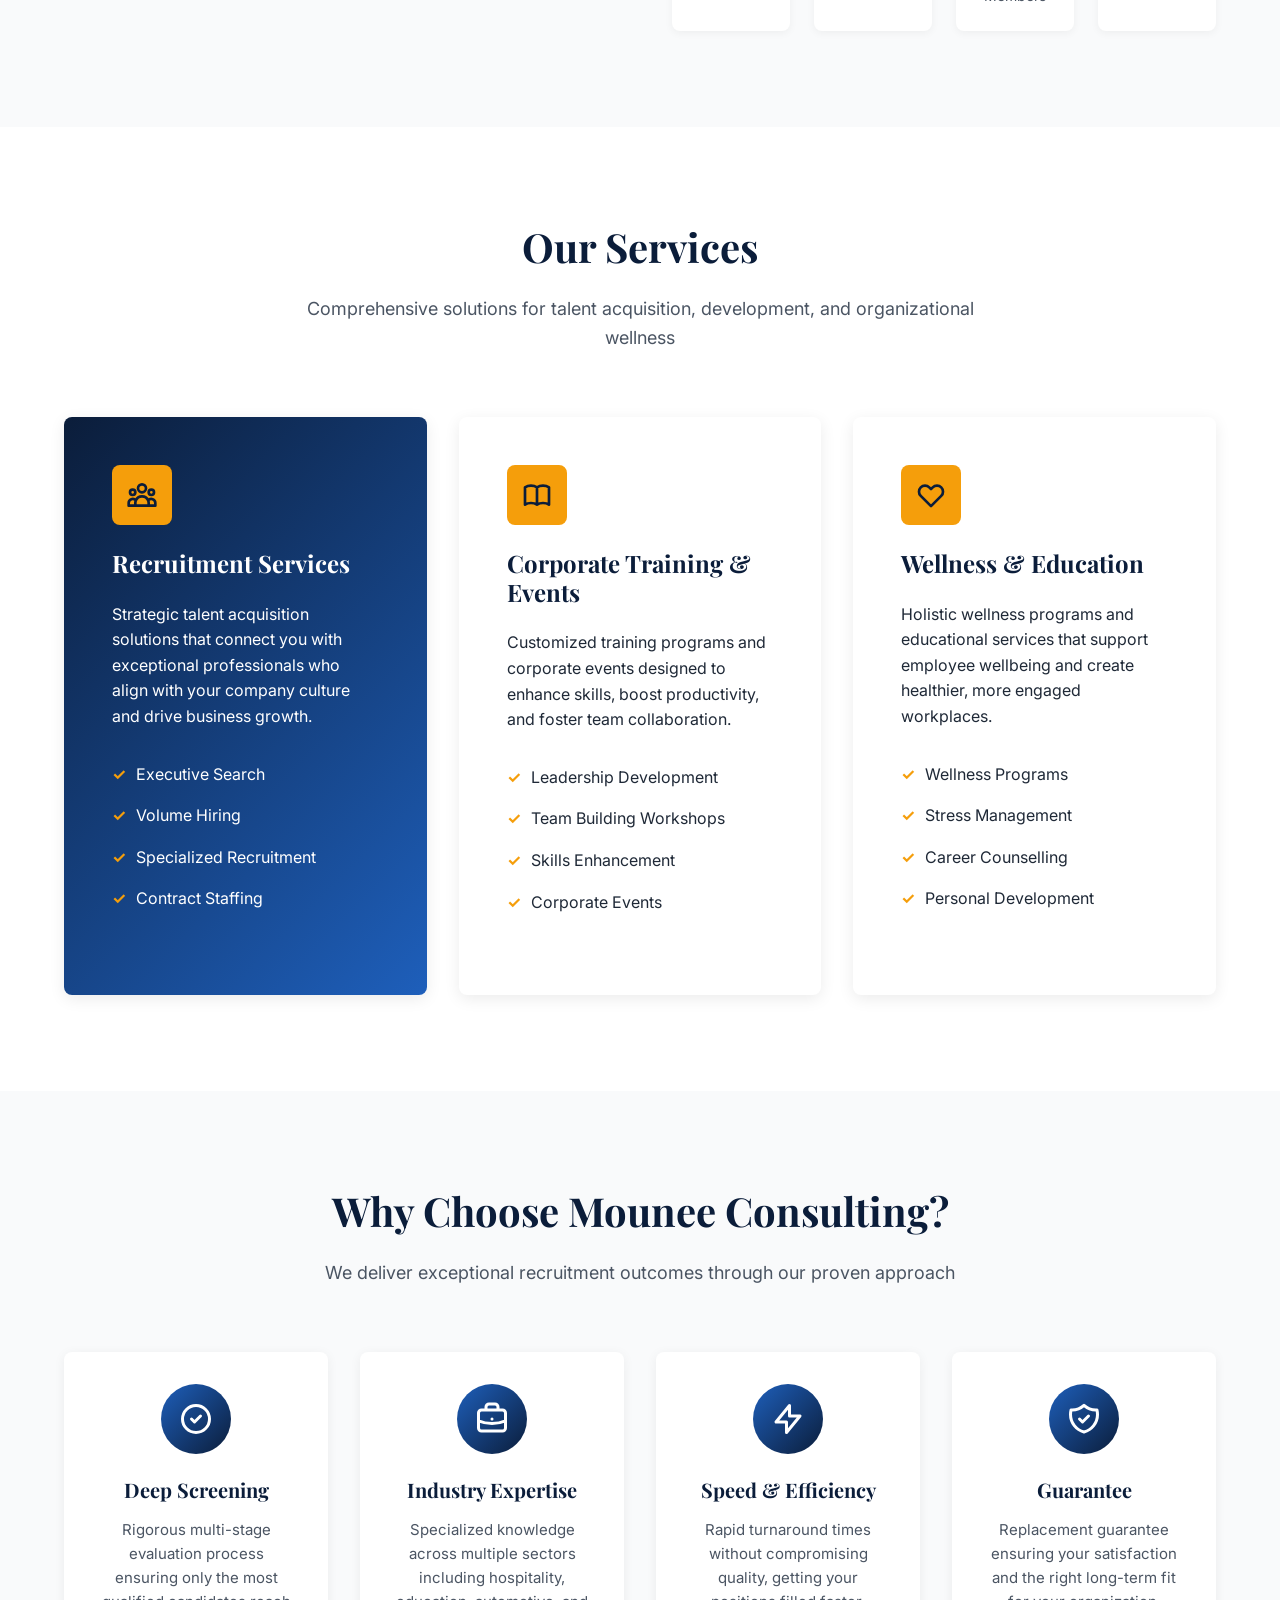
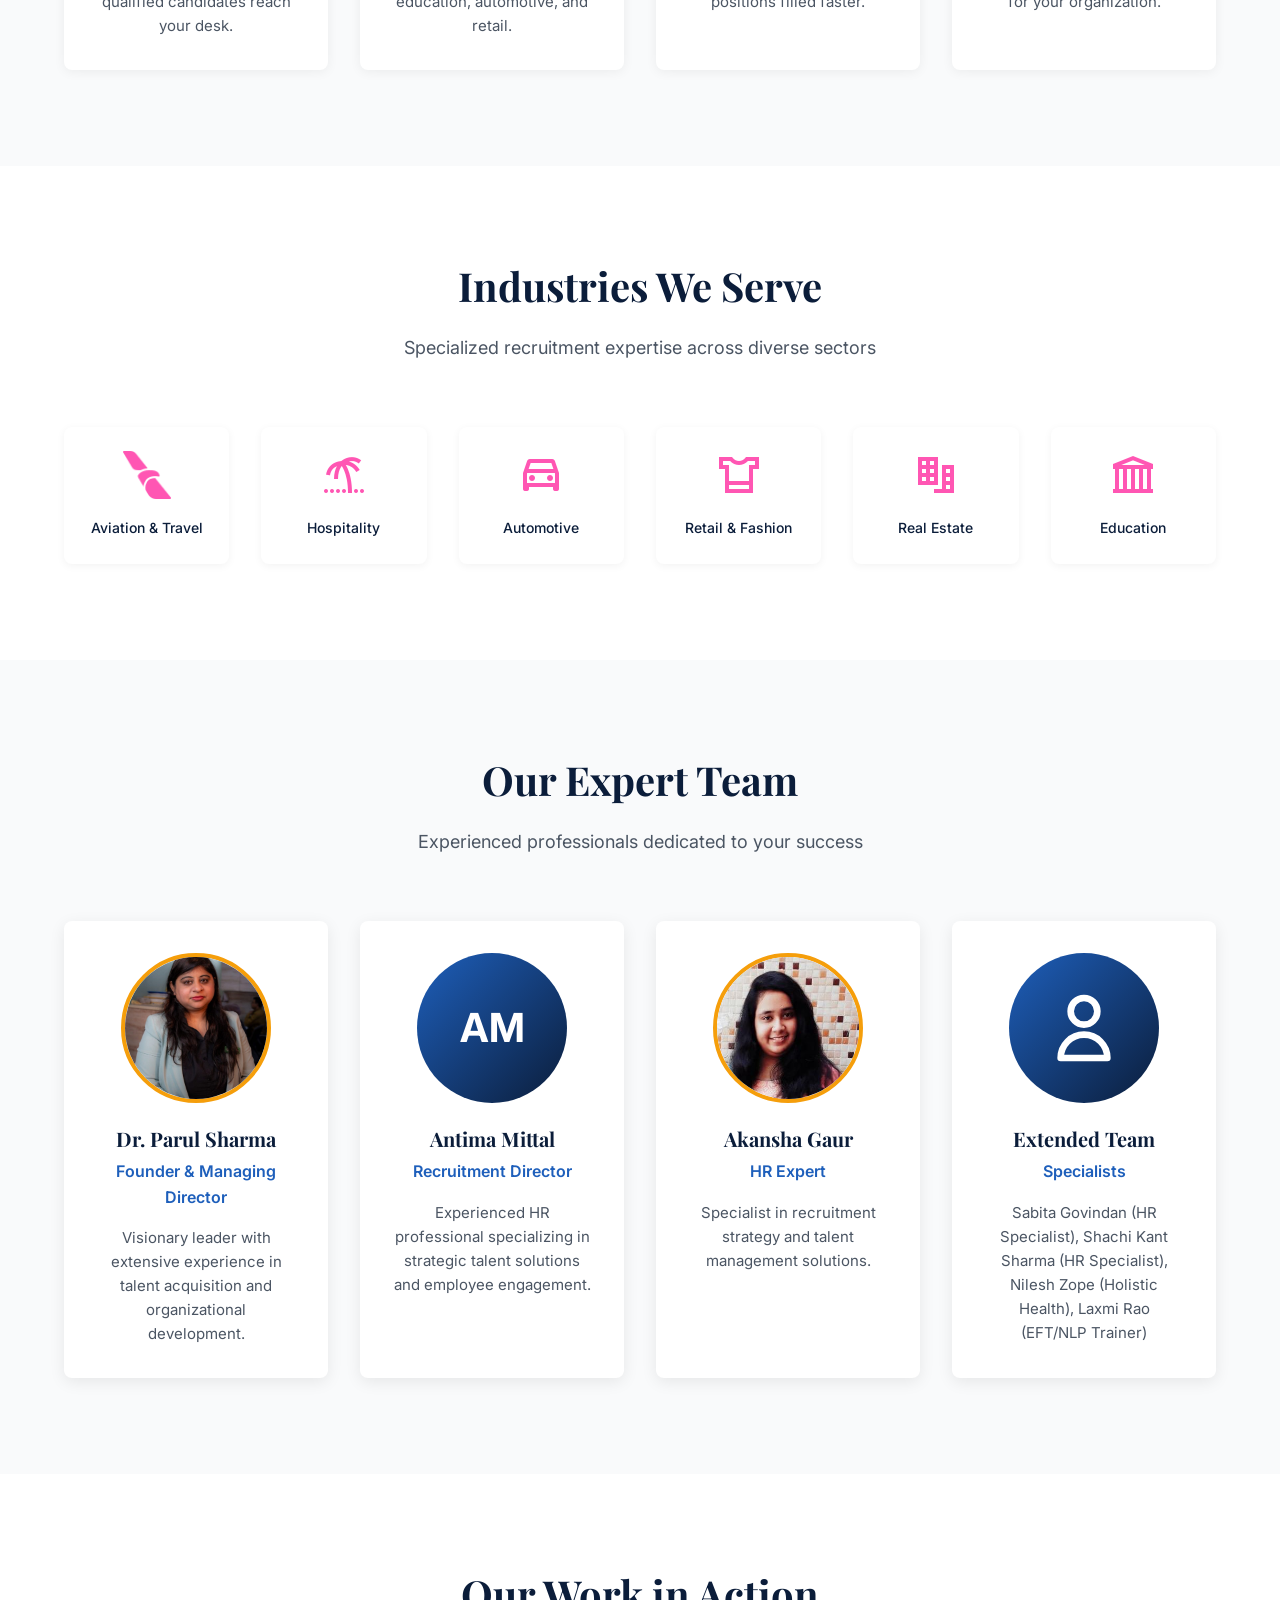
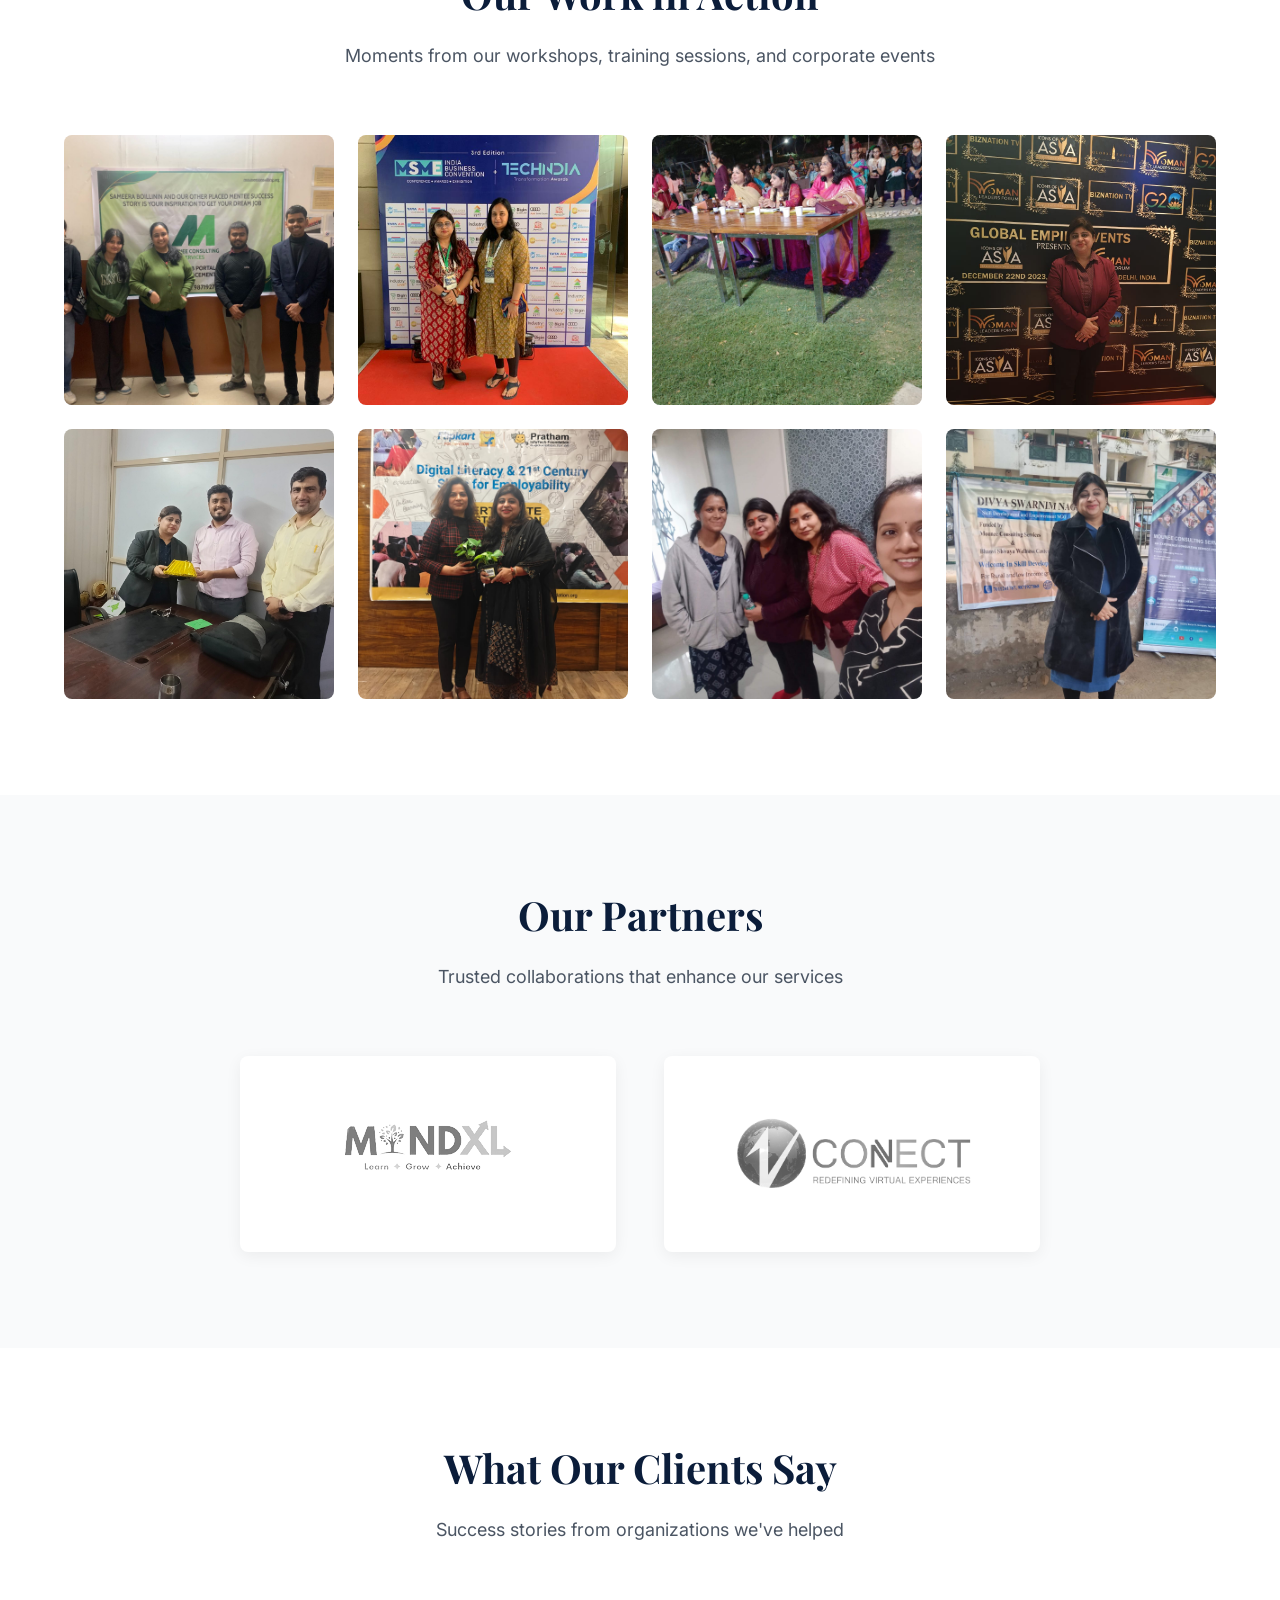
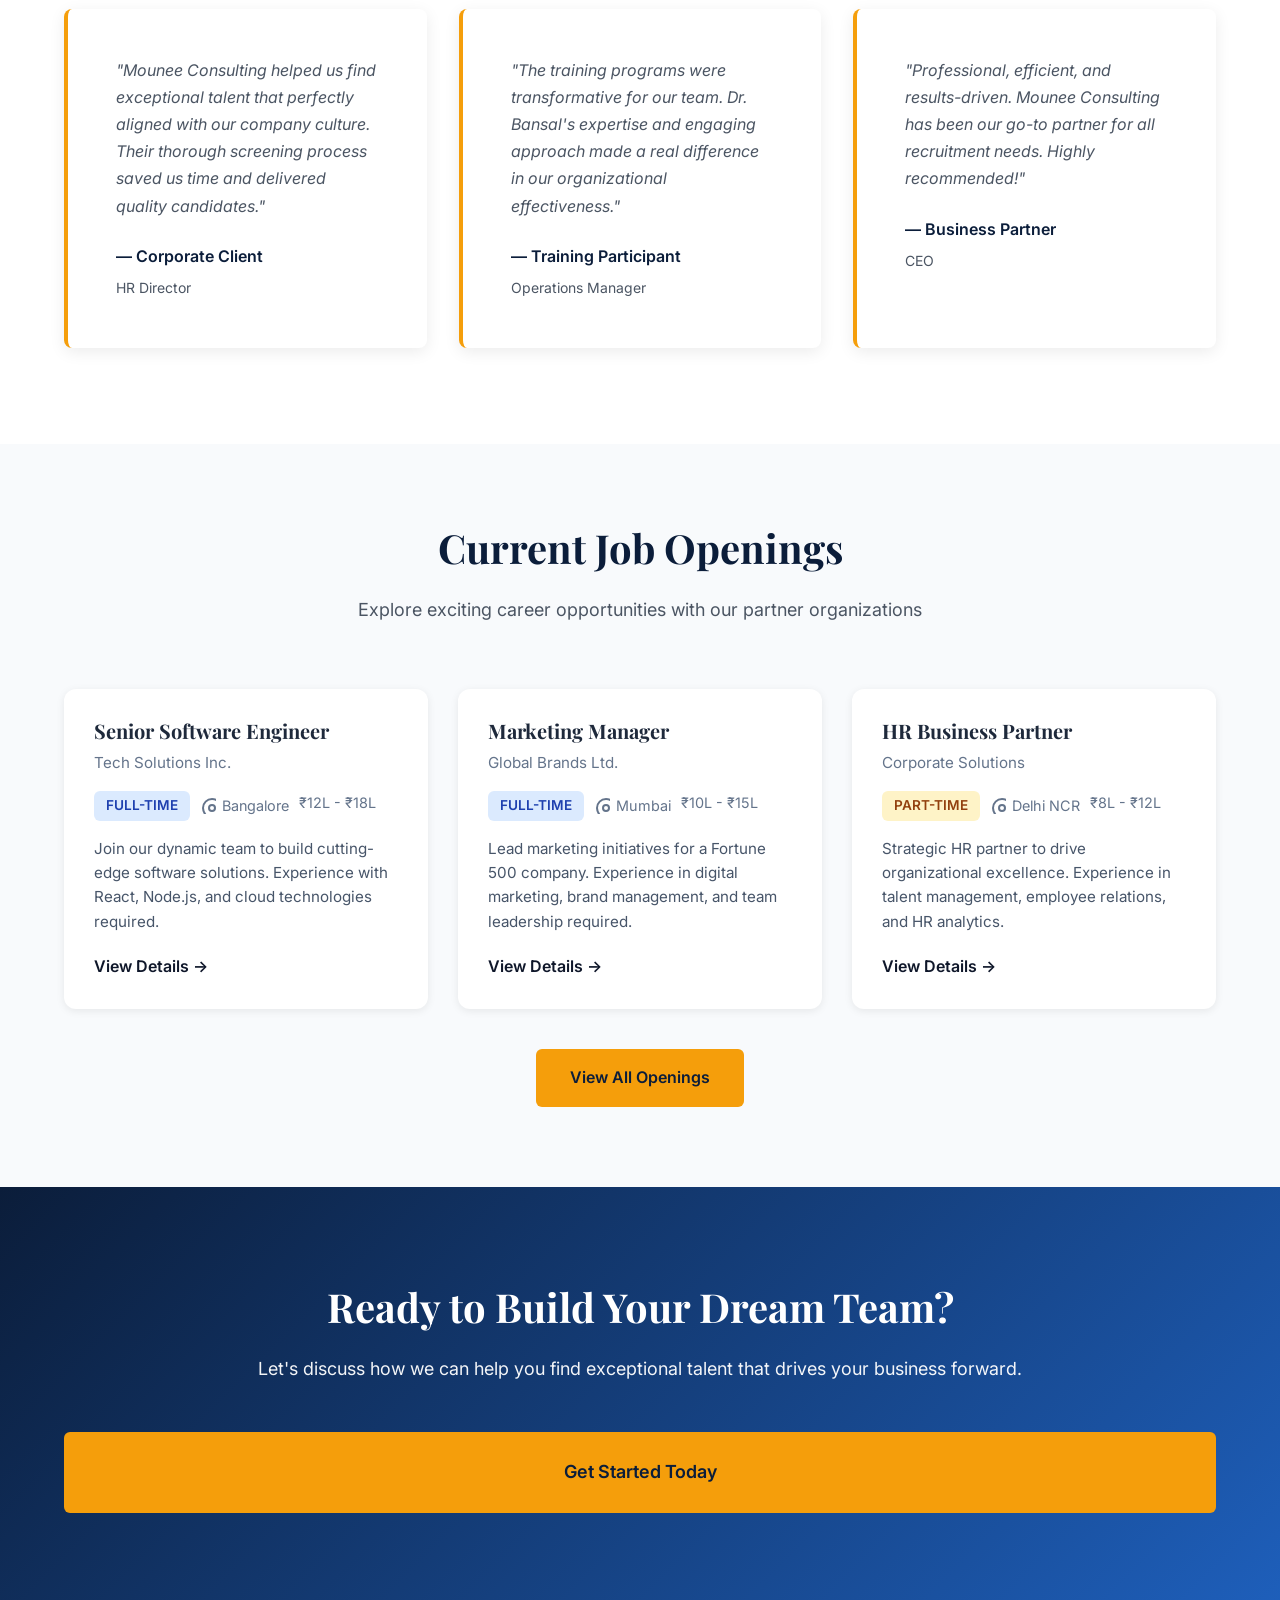
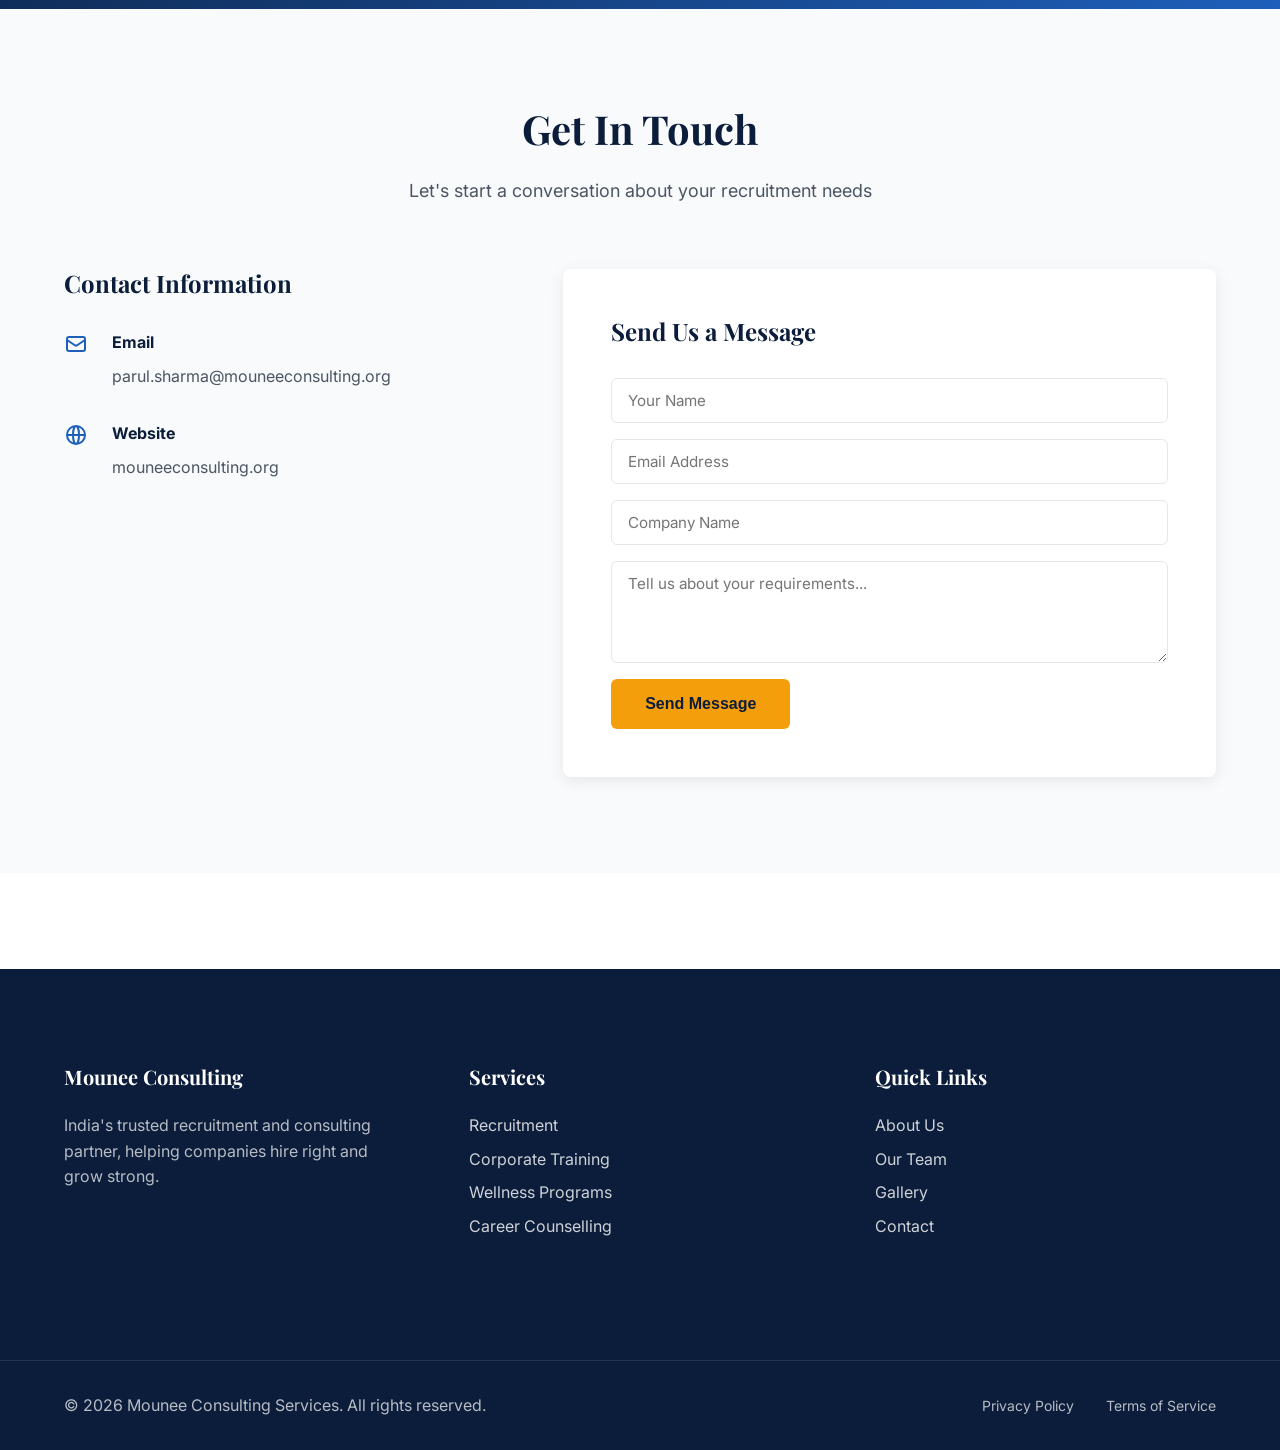
<file: wp-theme/preview.html>
<!DOCTYPE html>
<html lang="en">
<head>
    <meta charset="UTF-8">
    <meta name="viewport" content="width=device-width, initial-scale=1.0">
    <title>Mounee Consulting — Preview</title>
    <link rel="preconnect" href="https://fonts.googleapis.com">
    <link href="https://fonts.googleapis.com/css2?family=Inter:wght@300;400;500;600;700;800&family=Playfair+Display:wght@600;700&display=swap" rel="stylesheet">
    <link rel="stylesheet" href="mounee-consulting/assets/css/main.css">
</head>
<body>

<a class="skip-link screen-reader-text" href="#content">Skip to content</a>

<header class="site-header">
    <nav class="main-navigation">
        <div class="container">
            <div class="nav-wrapper">
                <div class="site-branding">
                    <a href="#">
                        <img src="mounee-consulting/assets/images/Mounee-COnsulting-Services-1-1-1-300x74.png" alt="Mounee Consulting">
                    </a>
                </div>
                <button class="menu-toggle" aria-expanded="false" aria-label="Toggle navigation">
                    <div class="hamburger"><span></span><span></span><span></span></div>
                </button>
                <div class="nav-menu-wrapper">
                    <ul class="nav-menu">
                        <li><a href="#home">Home</a></li>
                        <li><a href="#about">About</a></li>
                        <li><a href="#services">Services</a></li>
                        <li><a href="#team">Team</a></li>
                        <li><a href="#jobs">Jobs</a></li>
                        <li><a href="#gallery">Gallery</a></li>
                        <li><a href="#contact">Contact</a></li>
                    </ul>
                </div>
            </div>
        </div>
    </nav>
</header>

<!-- Hero Section -->
<section class="hero-section" id="home">
    <div class="hero-overlay"></div>
    <div class="hero-background" style="background-image: url('mounee-consulting/assets/images/10.jpg');"></div>
    <div class="container">
        <div class="hero-content">
            <h1 class="hero-title">Helping Companies Hire the Right Talent</h1>
            <p class="hero-subtitle">Expert recruitment solutions for finding exceptional talent that drives your business forward.</p>
            <div class="recruitment-process">
                <div class="process-step">
                    <div class="step-icon">1</div>
                    <h3>Understand</h3>
                </div>
                <div class="process-arrow">→</div>
                <div class="process-step">
                    <div class="step-icon">2</div>
                    <h3>Source & Screen</h3>
                </div>
                <div class="process-arrow">→</div>
                <div class="process-step">
                    <div class="step-icon">3</div>
                    <h3>Evaluate</h3>
                </div>
                <div class="process-arrow">→</div>
                <div class="process-step">
                    <div class="step-icon">4</div>
                    <h3>Place</h3>
                </div>
            </div>
            <div class="hero-cta">
                <a href="#contact" class="btn btn-primary">Find Your Next Hire</a>
                <a href="#services" class="btn btn-secondary">Our Services</a>
            </div>
        </div>
    </div>
</section>

<!-- About Section -->
<section class="about-section" id="about">
    <div class="container">
        <div class="about-grid">
            <div class="about-image">
                <img src="mounee-consulting/assets/images/about.jpg" alt="About Mounee Consulting">
            </div>
            <div class="about-content">
                <h2 class="section-title">Your Partner in Talent Excellence</h2>
                <p class="lead">Founded by Dr. Parul Sharma, Mounee Consulting has emerged as a trusted partner for organizations seeking exceptional talent and transformative learning solutions.</p>
                <p>We combine deep industry expertise with innovative recruitment methodologies to connect companies with professionals who drive real business impact. Our holistic approach extends beyond placement to include corporate training, wellness programs, and career development.</p>
                <div class="stats-grid">
                    <div class="stat-item"><div class="stat-number">2</div><div class="stat-label">Offices</div></div>
                    <div class="stat-item"><div class="stat-number">50+</div><div class="stat-label">Customers</div></div>
                    <div class="stat-item"><div class="stat-number">20+</div><div class="stat-label">Team Members</div></div>
                    <div class="stat-item"><div class="stat-number">20+</div><div class="stat-label">Projects</div></div>
                </div>
            </div>
        </div>
    </div>
</section>

<!-- Services Section -->
<section class="services-section" id="services">
    <div class="container">
        <div class="section-header">
            <h2 class="section-title">Our Services</h2>
            <p class="section-subtitle">Comprehensive solutions for talent acquisition, development, and organizational wellness</p>
        </div>
        <div class="services-grid">
            <div class="service-card featured">
                <div class="service-icon">
                    <svg xmlns="http://www.w3.org/2000/svg" fill="none" viewBox="0 0 24 24" stroke="currentColor"><path stroke-linecap="round" stroke-linejoin="round" stroke-width="2" d="M17 20h5v-2a3 3 0 00-5.356-1.857M17 20H7m10 0v-2c0-.656-.126-1.283-.356-1.857M7 20H2v-2a3 3 0 015.356-1.857M7 20v-2c0-.656.126-1.283.356-1.857m0 0a5.002 5.002 0 019.288 0M15 7a3 3 0 11-6 0 3 3 0 016 0zm6 3a2 2 0 11-4 0 2 2 0 014 0zM7 10a2 2 0 11-4 0 2 2 0 014 0z" /></svg>
                </div>
                <h3>Recruitment Services</h3>
                <p>Strategic talent acquisition solutions that connect you with exceptional professionals who align with your company culture and drive business growth.</p>
                <ul class="service-features">
                    <li>Executive Search</li>
                    <li>Volume Hiring</li>
                    <li>Specialized Recruitment</li>
                    <li>Contract Staffing</li>
                </ul>
            </div>
            <div class="service-card">
                <div class="service-icon">
                    <svg xmlns="http://www.w3.org/2000/svg" fill="none" viewBox="0 0 24 24" stroke="currentColor"><path stroke-linecap="round" stroke-linejoin="round" stroke-width="2" d="M12 6.253v13m0-13C10.832 5.477 9.246 5 7.5 5S4.168 5.477 3 6.253v13C4.168 18.477 5.754 18 7.5 18s3.332.477 4.5 1.253m0-13C13.168 5.477 14.754 5 16.5 5c1.747 0 3.332.477 4.5 1.253v13C19.832 18.477 18.247 18 16.5 18c-1.746 0-3.332.477-4.5 1.253" /></svg>
                </div>
                <h3>Corporate Training & Events</h3>
                <p>Customized training programs and corporate events designed to enhance skills, boost productivity, and foster team collaboration.</p>
                <ul class="service-features">
                    <li>Leadership Development</li>
                    <li>Team Building Workshops</li>
                    <li>Skills Enhancement</li>
                    <li>Corporate Events</li>
                </ul>
            </div>
            <div class="service-card">
                <div class="service-icon">
                    <svg xmlns="http://www.w3.org/2000/svg" fill="none" viewBox="0 0 24 24" stroke="currentColor"><path stroke-linecap="round" stroke-linejoin="round" stroke-width="2" d="M4.318 6.318a4.5 4.5 0 000 6.364L12 20.364l7.682-7.682a4.5 4.5 0 00-6.364-6.364L12 7.636l-1.318-1.318a4.5 4.5 0 00-6.364 0z" /></svg>
                </div>
                <h3>Wellness & Education</h3>
                <p>Holistic wellness programs and educational services that support employee wellbeing and create healthier, more engaged workplaces.</p>
                <ul class="service-features">
                    <li>Wellness Programs</li>
                    <li>Stress Management</li>
                    <li>Career Counselling</li>
                    <li>Personal Development</li>
                </ul>
            </div>
        </div>
    </div>
</section>

<!-- Why Choose Us -->
<section class="why-choose-section">
    <div class="container">
        <div class="section-header">
            <h2 class="section-title">Why Choose Mounee Consulting?</h2>
            <p class="section-subtitle">We deliver exceptional recruitment outcomes through our proven approach</p>
        </div>
        <div class="features-grid">
            <div class="feature-item">
                <div class="feature-icon"><svg xmlns="http://www.w3.org/2000/svg" fill="none" viewBox="0 0 24 24" stroke="currentColor"><path stroke-linecap="round" stroke-linejoin="round" stroke-width="2" d="M9 12l2 2 4-4m6 2a9 9 0 11-18 0 9 9 0 0118 0z" /></svg></div>
                <h3>Deep Screening</h3>
                <p>Rigorous multi-stage evaluation process ensuring only the most qualified candidates reach your desk.</p>
            </div>
            <div class="feature-item">
                <div class="feature-icon"><svg xmlns="http://www.w3.org/2000/svg" fill="none" viewBox="0 0 24 24" stroke="currentColor"><path stroke-linecap="round" stroke-linejoin="round" stroke-width="2" d="M21 13.255A23.931 23.931 0 0112 15c-3.183 0-6.22-.62-9-1.745M16 6V4a2 2 0 00-2-2h-4a2 2 0 00-2 2v2m4 6h.01M5 20h14a2 2 0 002-2V8a2 2 0 00-2-2H5a2 2 0 00-2 2v10a2 2 0 002 2z" /></svg></div>
                <h3>Industry Expertise</h3>
                <p>Specialized knowledge across multiple sectors including hospitality, education, automotive, and retail.</p>
            </div>
            <div class="feature-item">
                <div class="feature-icon"><svg xmlns="http://www.w3.org/2000/svg" fill="none" viewBox="0 0 24 24" stroke="currentColor"><path stroke-linecap="round" stroke-linejoin="round" stroke-width="2" d="M13 10V3L4 14h7v7l9-11h-7z" /></svg></div>
                <h3>Speed & Efficiency</h3>
                <p>Rapid turnaround times without compromising quality, getting your positions filled faster.</p>
            </div>
            <div class="feature-item">
                <div class="feature-icon"><svg xmlns="http://www.w3.org/2000/svg" fill="none" viewBox="0 0 24 24" stroke="currentColor"><path stroke-linecap="round" stroke-linejoin="round" stroke-width="2" d="M9 12l2 2 4-4m5.618-4.016A11.955 11.955 0 0112 2.944a11.955 11.955 0 01-8.618 3.04A12.02 12.02 0 003 9c0 5.591 3.824 10.29 9 11.622 5.176-1.332 9-6.03 9-11.622 0-1.042-.133-2.052-.382-3.016z" /></svg></div>
                <h3>Guarantee</h3>
                <p>Replacement guarantee ensuring your satisfaction and the right long-term fit for your organization.</p>
            </div>
        </div>
    </div>
</section>

<!-- Industries -->
<section class="industries-section">
    <div class="container">
        <div class="section-header">
            <h2 class="section-title">Industries We Serve</h2>
            <p class="section-subtitle">Specialized recruitment expertise across diverse sectors</p>
        </div>
        <div class="industries-grid">
            <div class="industry-item"><img src="mounee-consulting/assets/images/icons8-american-airlines-50.png" alt="Aviation"><span>Aviation & Travel</span></div>
            <div class="industry-item"><img src="mounee-consulting/assets/images/icons8-beach-48.png" alt="Hospitality"><span>Hospitality</span></div>
            <div class="industry-item"><img src="mounee-consulting/assets/images/icons8-car-48.png" alt="Automotive"><span>Automotive</span></div>
            <div class="industry-item"><img src="mounee-consulting/assets/images/icons8-clothes-48.png" alt="Retail"><span>Retail & Fashion</span></div>
            <div class="industry-item"><img src="mounee-consulting/assets/images/icons8-condo-48.png" alt="Real Estate"><span>Real Estate</span></div>
            <div class="industry-item"><img src="mounee-consulting/assets/images/icons8-university-48.png" alt="Education"><span>Education</span></div>
        </div>
    </div>
</section>

<!-- Team -->
<section class="team-section" id="team">
    <div class="container">
        <div class="section-header">
            <h2 class="section-title">Our Expert Team</h2>
            <p class="section-subtitle">Experienced professionals dedicated to your success</p>
        </div>
        <div class="team-grid">
            <div class="team-member">
                <div class="member-image"><img src="mounee-consulting/assets/images/WhatsApp-Image-2025-01-29-at-18.50.54-1-e1738324020720.jpeg" alt="Dr. Parul Sharma"></div>
                <h3>Dr. Parul Sharma</h3>
                <p class="member-role">Founder & Managing Director</p>
                <p class="member-bio">Visionary leader with extensive experience in talent acquisition and organizational development.</p>
            </div>
            <div class="team-member">
                <div class="member-placeholder" style="width:150px;height:150px;margin:0 auto 1.5rem;border-radius:50%;background:linear-gradient(135deg,#1E5FBB,#0B1D3A);display:flex;align-items:center;justify-content:center;">
                    <span style="font-size:2.5rem;font-weight:700;color:white;">AM</span>
                </div>
                <h3>Antima Mittal</h3>
                <p class="member-role">Recruitment Director</p>
                <p class="member-bio">Experienced HR professional specializing in strategic talent solutions and employee engagement.</p>
            </div>
            <div class="team-member">
                <div class="member-image"><img src="mounee-consulting/assets/images/WhatsApp-Image-2023-01-15-at-20.14.25.jpeg" alt="Akansha Gaur"></div>
                <h3>Akansha Gaur</h3>
                <p class="member-role">HR Expert</p>
                <p class="member-bio">Specialist in recruitment strategy and talent management solutions.</p>
            </div>
            <div class="team-member">
                <div class="member-placeholder" style="width:150px;height:150px;margin:0 auto 1.5rem;border-radius:50%;background:linear-gradient(135deg,#1E5FBB,#0B1D3A);display:flex;align-items:center;justify-content:center;">
                    <svg xmlns="http://www.w3.org/2000/svg" fill="none" viewBox="0 0 24 24" stroke="white" width="80" height="80"><path stroke-linecap="round" stroke-linejoin="round" stroke-width="2" d="M16 7a4 4 0 11-8 0 4 4 0 018 0zM12 14a7 7 0 00-7 7h14a7 7 0 00-7-7z" /></svg>
                </div>
                <h3>Extended Team</h3>
                <p class="member-role">Specialists</p>
                <p class="member-bio">Sabita Govindan (HR Specialist), Shachi Kant Sharma (HR Specialist), Nilesh Zope (Holistic Health), Laxmi Rao (EFT/NLP Trainer)</p>
            </div>
        </div>
    </div>
</section>

<!-- Gallery -->
<section class="gallery-section" id="gallery">
    <div class="container">
        <div class="section-header">
            <h2 class="section-title">Our Work in Action</h2>
            <p class="section-subtitle">Moments from our workshops, training sessions, and corporate events</p>
        </div>
        <div class="gallery-grid">
            <div class="gallery-item"><img src="mounee-consulting/assets/images/WhatsApp-Image-2025-02-03-at-16.47.09.jpeg" alt="Corporate Training Event"></div>
            <div class="gallery-item"><img src="mounee-consulting/assets/images/WhatsApp-Image-2025-02-03-at-16.50.46.jpeg" alt="Workshop Session"></div>
            <div class="gallery-item"><img src="mounee-consulting/assets/images/WhatsApp-Image-2025-02-03-at-17.06.33.jpeg" alt="Team Building Activity"></div>
            <div class="gallery-item"><img src="mounee-consulting/assets/images/WhatsApp-Image-2025-02-03-at-17.08.48.jpeg" alt="Training Program"></div>
            <div class="gallery-item"><img src="mounee-consulting/assets/images/WhatsApp-Image-2025-02-03-at-17.20.34-scaled.jpeg" alt="Corporate Event"></div>
            <div class="gallery-item"><img src="mounee-consulting/assets/images/WhatsApp-Image-2025-02-03-at-17.38.45.jpeg" alt="Leadership Development"></div>
            <div class="gallery-item"><img src="mounee-consulting/assets/images/WhatsApp-Image-2025-02-03-at-17.43.57.jpeg" alt="Group Workshop"></div>
            <div class="gallery-item"><img src="mounee-consulting/assets/images/WhatsApp-Image-2025-02-03-at-17.45.34.jpeg" alt="Team Collaboration"></div>
        </div>
    </div>
</section>

<!-- Partners -->
<section class="partners-section">
    <div class="container">
        <div class="section-header">
            <h2 class="section-title">Our Partners</h2>
            <p class="section-subtitle">Trusted collaborations that enhance our services</p>
        </div>
        <div class="partners-grid">
            <div class="partner-logo"><img src="mounee-consulting/assets/images/MindXL_Transp-removebg-preview.png" alt="MindXL Partner"></div>
            <div class="partner-logo"><img src="mounee-consulting/assets/images/Screenshot_180-removebg-preview.png" alt="Partner Organization"></div>
        </div>
    </div>
</section>

<!-- Testimonials -->
<section class="testimonials-section">
    <div class="container">
        <div class="section-header">
            <h2 class="section-title">What Our Clients Say</h2>
            <p class="section-subtitle">Success stories from organizations we've helped</p>
        </div>
        <div class="testimonials-grid">
            <div class="testimonial-card">
                <div class="testimonial-content"><p>"Mounee Consulting helped us find exceptional talent that perfectly aligned with our company culture. Their thorough screening process saved us time and delivered quality candidates."</p></div>
                <div class="testimonial-author"><strong>— Corporate Client</strong><span>HR Director</span></div>
            </div>
            <div class="testimonial-card">
                <div class="testimonial-content"><p>"The training programs were transformative for our team. Dr. Bansal's expertise and engaging approach made a real difference in our organizational effectiveness."</p></div>
                <div class="testimonial-author"><strong>— Training Participant</strong><span>Operations Manager</span></div>
            </div>
            <div class="testimonial-card">
                <div class="testimonial-content"><p>"Professional, efficient, and results-driven. Mounee Consulting has been our go-to partner for all recruitment needs. Highly recommended!"</p></div>
                <div class="testimonial-author"><strong>— Business Partner</strong><span>CEO</span></div>
            </div>
        </div>
    </div>
</section>

<!-- Job Openings -->
<section class="job-openings-section" id="jobs" style="padding:80px 0;background:#f8fafc;">
    <div class="container">
        <div class="section-header">
            <h2 class="section-title">Current Job Openings</h2>
            <p class="section-subtitle">Explore exciting career opportunities with our partner organizations</p>
        </div>
        <div class="jobs-grid" style="display:grid;grid-template-columns:repeat(auto-fill,minmax(280px,1fr));gap:30px;margin-bottom:40px;">
            <div class="job-card" style="background:white;border-radius:12px;padding:30px;box-shadow:0 2px 8px rgba(0,0,0,0.08);display:flex;flex-direction:column;">
                <div class="job-header">
                    <h3 style="margin:0 0 8px 0;font-size:1.25rem;"><a href="#" style="color:#1e293b;text-decoration:none;">Senior Software Engineer</a></h3>
                    <p class="job-company" style="color:#64748b;font-size:0.95rem;margin:0 0 16px 0;">Tech Solutions Inc.</p>
                </div>
                <div class="job-meta" style="display:flex;flex-wrap:wrap;gap:10px;margin-bottom:16px;">
                    <span class="job-type-badge" style="padding:4px 12px;border-radius:6px;font-size:0.85rem;font-weight:600;background:#dbeafe;color:#1e40af;">FULL-TIME</span>
                    <span style="display:inline-flex;align-items:center;gap:6px;color:#64748b;font-size:0.9rem;">
                        <svg xmlns="http://www.w3.org/2000/svg" width="16" height="16" fill="none" stroke="currentColor" stroke-width="2"><path d="M21 10c0 7-9 13-9 13s-9-6-9-13a9 9 0 0 1 18 0z"/><circle cx="12" cy="10" r="3"/></svg>
                        Bangalore
                    </span>
                    <span style="color:#64748b;font-size:0.9rem;">₹12L - ₹18L</span>
                </div>
                <div class="job-excerpt" style="color:#475569;font-size:0.95rem;line-height:1.6;margin-bottom:20px;flex-grow:1;">
                    Join our dynamic team to build cutting-edge software solutions. Experience with React, Node.js, and cloud technologies required.
                </div>
                <a href="#" style="color:#0f172a;font-weight:600;text-decoration:none;">View Details →</a>
            </div>
            <div class="job-card" style="background:white;border-radius:12px;padding:30px;box-shadow:0 2px 8px rgba(0,0,0,0.08);display:flex;flex-direction:column;">
                <div class="job-header">
                    <h3 style="margin:0 0 8px 0;font-size:1.25rem;"><a href="#" style="color:#1e293b;text-decoration:none;">Marketing Manager</a></h3>
                    <p class="job-company" style="color:#64748b;font-size:0.95rem;margin:0 0 16px 0;">Global Brands Ltd.</p>
                </div>
                <div class="job-meta" style="display:flex;flex-wrap:wrap;gap:10px;margin-bottom:16px;">
                    <span class="job-type-badge" style="padding:4px 12px;border-radius:6px;font-size:0.85rem;font-weight:600;background:#dbeafe;color:#1e40af;">FULL-TIME</span>
                    <span style="display:inline-flex;align-items:center;gap:6px;color:#64748b;font-size:0.9rem;">
                        <svg xmlns="http://www.w3.org/2000/svg" width="16" height="16" fill="none" stroke="currentColor" stroke-width="2"><path d="M21 10c0 7-9 13-9 13s-9-6-9-13a9 9 0 0 1 18 0z"/><circle cx="12" cy="10" r="3"/></svg>
                        Mumbai
                    </span>
                    <span style="color:#64748b;font-size:0.9rem;">₹10L - ₹15L</span>
                </div>
                <div class="job-excerpt" style="color:#475569;font-size:0.95rem;line-height:1.6;margin-bottom:20px;flex-grow:1;">
                    Lead marketing initiatives for a Fortune 500 company. Experience in digital marketing, brand management, and team leadership required.
                </div>
                <a href="#" style="color:#0f172a;font-weight:600;text-decoration:none;">View Details →</a>
            </div>
            <div class="job-card" style="background:white;border-radius:12px;padding:30px;box-shadow:0 2px 8px rgba(0,0,0,0.08);display:flex;flex-direction:column;">
                <div class="job-header">
                    <h3 style="margin:0 0 8px 0;font-size:1.25rem;"><a href="#" style="color:#1e293b;text-decoration:none;">HR Business Partner</a></h3>
                    <p class="job-company" style="color:#64748b;font-size:0.95rem;margin:0 0 16px 0;">Corporate Solutions</p>
                </div>
                <div class="job-meta" style="display:flex;flex-wrap:wrap;gap:10px;margin-bottom:16px;">
                    <span class="job-type-badge" style="padding:4px 12px;border-radius:6px;font-size:0.85rem;font-weight:600;background:#fef3c7;color:#92400e;">PART-TIME</span>
                    <span style="display:inline-flex;align-items:center;gap:6px;color:#64748b;font-size:0.9rem;">
                        <svg xmlns="http://www.w3.org/2000/svg" width="16" height="16" fill="none" stroke="currentColor" stroke-width="2"><path d="M21 10c0 7-9 13-9 13s-9-6-9-13a9 9 0 0 1 18 0z"/><circle cx="12" cy="10" r="3"/></svg>
                        Delhi NCR
                    </span>
                    <span style="color:#64748b;font-size:0.9rem;">₹8L - ₹12L</span>
                </div>
                <div class="job-excerpt" style="color:#475569;font-size:0.95rem;line-height:1.6;margin-bottom:20px;flex-grow:1;">
                    Strategic HR partner to drive organizational excellence. Experience in talent management, employee relations, and HR analytics.
                </div>
                <a href="#" style="color:#0f172a;font-weight:600;text-decoration:none;">View Details →</a>
            </div>
        </div>
        <div class="job-openings-cta" style="text-align:center;">
            <a href="#" class="btn btn-primary">View All Openings</a>
        </div>
    </div>
</section>

<!-- CTA Banner -->
<section class="cta-banner">
    <div class="container">
        <div class="cta-content">
            <h2>Ready to Build Your Dream Team?</h2>
            <p>Let's discuss how we can help you find exceptional talent that drives your business forward.</p>
            <a href="#contact" class="btn btn-large">Get Started Today</a>
        </div>
    </div>
</section>

<!-- Contact -->
<section class="contact-section" id="contact">
    <div class="container">
        <div class="section-header">
            <h2 class="section-title">Get In Touch</h2>
            <p class="section-subtitle">Let's start a conversation about your recruitment needs</p>
        </div>
        <div class="contact-grid">
            <div class="contact-info">
                <h3>Contact Information</h3>
                <div class="contact-item">
                    <svg xmlns="http://www.w3.org/2000/svg" fill="none" viewBox="0 0 24 24" stroke="currentColor" width="24" height="24"><path stroke-linecap="round" stroke-linejoin="round" stroke-width="2" d="M3 8l7.89 5.26a2 2 0 002.22 0L21 8M5 19h14a2 2 0 002-2V7a2 2 0 00-2-2H5a2 2 0 00-2 2v10a2 2 0 002 2z" /></svg>
                    <div><strong>Email</strong><a href="mailto:parul.sharma@mouneeconsulting.org">parul.sharma@mouneeconsulting.org</a></div>
                </div>
                <div class="contact-item">
                    <svg xmlns="http://www.w3.org/2000/svg" fill="none" viewBox="0 0 24 24" stroke="currentColor" width="24" height="24"><path stroke-linecap="round" stroke-linejoin="round" stroke-width="2" d="M21 12a9 9 0 01-9 9m9-9a9 9 0 00-9-9m9 9H3m9 9a9 9 0 01-9-9m9 9c1.657 0 3-4.03 3-9s-1.343-9-3-9m0 18c-1.657 0-3-4.03-3-9s1.343-9 3-9m-9 9a9 9 0 019-9" /></svg>
                    <div><strong>Website</strong><a href="https://mouneeconsulting.org" target="_blank">mouneeconsulting.org</a></div>
                </div>
            </div>
            <div class="contact-form">
                <h3>Send Us a Message</h3>
                <form style="display:flex;flex-direction:column;gap:1rem;">
                    <input type="text" placeholder="Your Name" required style="padding:12px 16px;border:1px solid #E5E7EB;border-radius:6px;font-family:inherit;font-size:0.95rem;">
                    <input type="email" placeholder="Email Address" required style="padding:12px 16px;border:1px solid #E5E7EB;border-radius:6px;font-family:inherit;font-size:0.95rem;">
                    <input type="text" placeholder="Company Name" style="padding:12px 16px;border:1px solid #E5E7EB;border-radius:6px;font-family:inherit;font-size:0.95rem;">
                    <textarea placeholder="Tell us about your requirements..." rows="4" style="padding:12px 16px;border:1px solid #E5E7EB;border-radius:6px;font-family:inherit;font-size:0.95rem;resize:vertical;"></textarea>
                    <button type="submit" class="btn btn-primary" style="align-self:flex-start;">Send Message</button>
                </form>
            </div>
        </div>
    </div>
</section>

<!-- Footer -->
<footer class="site-footer">
    <div class="footer-widgets">
        <div class="container">
            <div class="footer-widget-row">
                <div class="footer-widget-col">
                    <h3>Mounee Consulting</h3>
                    <p style="color:rgba(255,255,255,0.7);">India's trusted recruitment and consulting partner, helping companies hire right and grow strong.</p>
                </div>
                <div class="footer-widget-col">
                    <h3>Services</h3>
                    <ul style="list-style:none;padding:0;">
                        <li style="margin-bottom:8px;"><a href="#services">Recruitment</a></li>
                        <li style="margin-bottom:8px;"><a href="#services">Corporate Training</a></li>
                        <li style="margin-bottom:8px;"><a href="#services">Wellness Programs</a></li>
                        <li style="margin-bottom:8px;"><a href="#services">Career Counselling</a></li>
                    </ul>
                </div>
                <div class="footer-widget-col">
                    <h3>Quick Links</h3>
                    <ul style="list-style:none;padding:0;">
                        <li style="margin-bottom:8px;"><a href="#about">About Us</a></li>
                        <li style="margin-bottom:8px;"><a href="#team">Our Team</a></li>
                        <li style="margin-bottom:8px;"><a href="#gallery">Gallery</a></li>
                        <li style="margin-bottom:8px;"><a href="#contact">Contact</a></li>
                    </ul>
                </div>
            </div>
        </div>
    </div>
    <div class="footer-bottom">
        <div class="container">
            <div class="footer-bottom-content">
                <p class="copyright">© 2026 Mounee Consulting Services. All rights reserved.</p>
                <ul class="footer-menu">
                    <li><a href="#">Privacy Policy</a></li>
                    <li><a href="#">Terms of Service</a></li>
                </ul>
            </div>
        </div>
    </div>
</footer>

<script src="mounee-consulting/assets/js/main.js"></script>
</body>
</html>
</file>
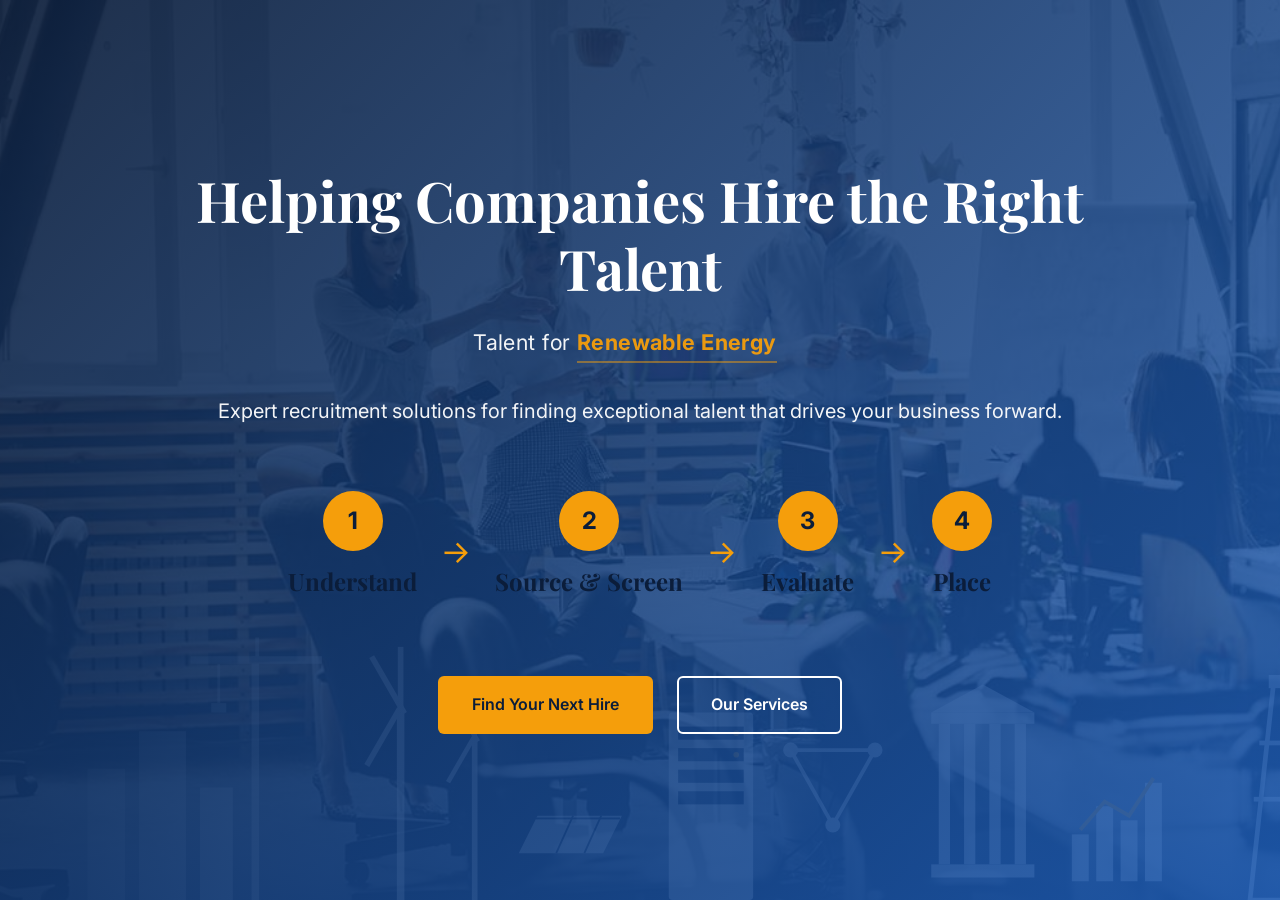
<file: wp-theme/mounee-consulting/_hero_preview.html>
<!DOCTYPE html>
<html lang="en">
<head>
<meta charset="utf-8">
<meta name="viewport" content="width=device-width, initial-scale=1">
<title>Hero preview</title>
<link href="https://fonts.googleapis.com/css2?family=Playfair+Display:wght@700&family=Inter:wght@400;600;700&display=swap" rel="stylesheet">
<style>
:root{--color-white:#fff;--color-navy:#0B1D3A;--color-amber:#F59E0B;--spacing-sm:12px;--spacing-md:20px;--spacing-lg:28px;--spacing-2xl:48px;}
*{box-sizing:border-box;margin:0;padding:0}
body{font-family:'Inter',sans-serif}
h1,h2,h3{font-family:'Playfair Display',serif}
.container{max-width:1100px;margin:0 auto;padding:0 24px}
.btn{display:inline-block;padding:14px 28px;border-radius:6px;font-weight:600;text-decoration:none}
.btn-primary{background:var(--color-amber);color:var(--color-navy)}
.btn-secondary{border:2px solid #fff;color:#fff}
</style>
<link rel="stylesheet" href="assets/css/main.css">
</head>
<body>
<section class="hero-section" id="home" style="margin-top:0">
  <div class="hero-background" style="background-image:url('assets/images/10.jpg')"></div>
  <div class="hero-silhouettes" aria-hidden="true">
    <div class="silhouette-track" style="background-image:url('assets/images/sector-silhouettes.svg')"></div>
  </div>
  <div class="hero-overlay"></div>
  <div class="container">
    <div class="hero-content">
      <h1 class="hero-title">Helping Companies Hire the Right Talent</h1>
      <p class="hero-sectors">Talent for <span class="sector-rotator" data-sectors="Infrastructure,Renewable Energy,IT &amp; Technology,Finance,Pharma,Power &amp; Water"><span class="sector-word">Renewable Energy</span></span></p>
      <p class="hero-subtitle">Expert recruitment solutions for finding exceptional talent that drives your business forward.</p>
      <div class="recruitment-process">
        <div class="process-step"><div class="step-icon">1</div><h3>Understand</h3></div>
        <div class="process-arrow">&rarr;</div>
        <div class="process-step"><div class="step-icon">2</div><h3>Source &amp; Screen</h3></div>
        <div class="process-arrow">&rarr;</div>
        <div class="process-step"><div class="step-icon">3</div><h3>Evaluate</h3></div>
        <div class="process-arrow">&rarr;</div>
        <div class="process-step"><div class="step-icon">4</div><h3>Place</h3></div>
      </div>
      <div class="hero-cta">
        <a href="#" class="btn btn-primary">Find Your Next Hire</a>
        <a href="#" class="btn btn-secondary">Our Services</a>
      </div>
    </div>
  </div>
</section>
</body>
</html>
</file>
<file: wp-theme/mounee-consulting/assets/css/main.css>
/*
 * Mounee Consulting Theme Main Stylesheet
 * Author: Mounee Consulting
 * Version: 1.0.0
 */

/* ========================================
   CSS Variables & Root Styles
   ======================================== */
:root {
    /* Colors */
    --color-navy: #0B1D3A;
    --color-blue: #1E5FBB;
    --color-amber: #F59E0B;
    --color-white: #FFFFFF;
    --color-gray-50: #F9FAFB;
    --color-gray-100: #F3F4F6;
    --color-gray-200: #E5E7EB;
    --color-gray-300: #D1D5DB;
    --color-gray-600: #4B5563;
    --color-gray-800: #1F2937;
    
    /* Typography */
    --font-body: 'Inter', -apple-system, BlinkMacSystemFont, 'Segoe UI', sans-serif;
    --font-heading: 'Playfair Display', Georgia, serif;
    
    /* Spacing */
    --spacing-xs: 0.5rem;
    --spacing-sm: 1rem;
    --spacing-md: 1.5rem;
    --spacing-lg: 2rem;
    --spacing-xl: 3rem;
    --spacing-2xl: 4rem;
    --spacing-3xl: 6rem;
    
    /* Container */
    --container-width: 1200px;
    
    /* Transitions */
    --transition-base: all 0.3s ease;
}

/* ========================================
   Reset & Base Styles
   ======================================== */
* {
    margin: 0;
    padding: 0;
    box-sizing: border-box;
}

html {
    scroll-behavior: smooth;
}

body {
    font-family: var(--font-body);
    font-size: 16px;
    line-height: 1.6;
    color: var(--color-gray-800);
    background-color: var(--color-white);
    -webkit-font-smoothing: antialiased;
    -moz-osx-font-smoothing: grayscale;
}

h1, h2, h3, h4, h5, h6 {
    font-family: var(--font-heading);
    line-height: 1.2;
    margin-bottom: var(--spacing-md);
    color: var(--color-navy);
}

h1 { font-size: 3rem; }
h2 { font-size: 2.5rem; }
h3 { font-size: 2rem; }
h4 { font-size: 1.5rem; }
h5 { font-size: 1.25rem; }
h6 { font-size: 1rem; }

p {
    margin-bottom: var(--spacing-md);
}

a {
    color: var(--color-blue);
    text-decoration: none;
    transition: var(--transition-base);
}

a:hover {
    color: var(--color-amber);
}

img {
    max-width: 100%;
    height: auto;
    display: block;
}

ul, ol {
    margin-bottom: var(--spacing-md);
    padding-left: var(--spacing-lg);
}

/* Screen reader only */
.screen-reader-text {
    clip: rect(1px, 1px, 1px, 1px);
    position: absolute !important;
    height: 1px;
    width: 1px;
    overflow: hidden;
}

.skip-link:focus {
    background-color: var(--color-white);
    clip: auto !important;
    color: var(--color-navy);
    display: block;
    font-size: 1rem;
    height: auto;
    left: 5px;
    line-height: normal;
    padding: 15px 23px 14px;
    text-decoration: none;
    top: 5px;
    width: auto;
    z-index: 100000;
}

/* ========================================
   Container & Layout
   ======================================== */
.container {
    max-width: var(--container-width);
    margin: 0 auto;
    padding: 0 var(--spacing-md);
}

/* ========================================
   Buttons
   ======================================== */
.btn {
    display: inline-block;
    padding: 0.875rem 2rem;
    font-weight: 600;
    font-size: 1rem;
    text-align: center;
    border-radius: 0.375rem;
    cursor: pointer;
    transition: var(--transition-base);
    border: 2px solid transparent;
}

.btn-primary {
    background-color: var(--color-amber);
    color: var(--color-navy);
}

.btn-primary:hover {
    background-color: #D97706;
    transform: translateY(-2px);
    box-shadow: 0 4px 12px rgba(245, 158, 11, 0.3);
}

.btn-secondary {
    background-color: transparent;
    color: var(--color-white);
    border-color: var(--color-white);
}

.btn-secondary:hover {
    background-color: var(--color-white);
    color: var(--color-navy);
}

.btn-large {
    padding: 1.125rem 2.5rem;
    font-size: 1.125rem;
}

/* ========================================
   Header & Navigation
   ======================================== */
.site-header {
    position: fixed;
    top: 0;
    left: 0;
    right: 0;
    z-index: 1000;
    background-color: var(--color-white);
    box-shadow: 0 2px 8px rgba(0, 0, 0, 0.05);
    transition: var(--transition-base);
}

.main-navigation {
    padding: var(--spacing-md) 0;
}

.nav-wrapper {
    display: flex;
    justify-content: space-between;
    align-items: center;
}

.site-branding img {
    max-height: 50px;
    width: auto;
}

.site-title {
    font-family: var(--font-heading);
    font-size: 1.5rem;
    font-weight: 700;
    color: var(--color-navy);
}

.nav-menu-wrapper {
    display: flex;
    align-items: center;
}

.nav-menu {
    display: flex;
    list-style: none;
    margin: 0;
    padding: 0;
    gap: var(--spacing-lg);
}

.nav-menu li {
    margin: 0;
}

.nav-menu a {
    color: var(--color-navy);
    font-weight: 500;
    padding: 0.5rem 0;
    position: relative;
}

.nav-menu a::after {
    content: '';
    position: absolute;
    bottom: 0;
    left: 0;
    width: 0;
    height: 2px;
    background-color: var(--color-amber);
    transition: width 0.3s ease;
}

.nav-menu a:hover::after,
.nav-menu a:focus::after {
    width: 100%;
}

.menu-toggle {
    display: none;
    background: none;
    border: none;
    cursor: pointer;
    padding: 0.5rem;
}

.hamburger {
    display: flex;
    flex-direction: column;
    gap: 4px;
}

.hamburger span {
    display: block;
    width: 28px;
    height: 3px;
    background-color: var(--color-navy);
    transition: var(--transition-base);
}

/* ========================================
   Hero Section
   ======================================== */
.hero-section {
    position: relative;
    min-height: 100vh;
    display: flex;
    align-items: center;
    justify-content: center;
    color: var(--color-white);
    overflow: hidden;
    margin-top: 80px;
}

.hero-background {
    position: absolute;
    top: 0;
    left: 0;
    right: 0;
    bottom: 0;
    background-size: cover;
    background-position: center;
    background-repeat: no-repeat;
    z-index: 1;
}

.hero-overlay {
    position: absolute;
    top: 0;
    left: 0;
    right: 0;
    bottom: 0;
    background: linear-gradient(135deg, rgba(11, 29, 58, 0.92) 0%, rgba(30, 95, 187, 0.82) 100%);
    z-index: 2;
}

/* Scrolling sector silhouette band */
.hero-silhouettes {
    position: absolute;
    left: 0;
    right: 0;
    bottom: 0;
    height: 300px;
    z-index: 2;
    overflow: hidden;
    pointer-events: none;
    background: linear-gradient(to top, rgba(11, 29, 58, 0.8) 0%, rgba(11, 29, 58, 0) 100%);
}

.silhouette-track {
    position: absolute;
    top: 0;
    left: 0;
    height: 300px;
    width: 3200px;
    background-repeat: repeat-x;
    background-size: 1600px 300px;
    opacity: 0.45;
    animation: silhouetteScroll 60s linear infinite;
    -webkit-mask-image: linear-gradient(90deg, transparent 0%, #000 12%, #000 88%, transparent 100%);
    mask-image: linear-gradient(90deg, transparent 0%, #000 12%, #000 88%, transparent 100%);
}

@keyframes silhouetteScroll {
    from { transform: translateX(0); }
    to { transform: translateX(-1600px); }
}

/* Rotating sector word */
.hero-sectors {
    font-size: 1.35rem;
    letter-spacing: 0.02em;
    margin-bottom: var(--spacing-lg);
    opacity: 0.95;
    animation: fadeInUp 0.8s ease-out 0.15s backwards;
}

.sector-rotator {
    display: inline-block;
    position: relative;
    min-width: 230px;
    text-align: left;
}

.sector-word {
    display: inline-block;
    color: var(--color-amber);
    font-weight: 700;
    border-bottom: 2px solid rgba(245, 158, 11, 0.5);
    padding-bottom: 2px;
    transition: opacity 0.4s ease, transform 0.4s ease;
}

.sector-word.is-swapping {
    opacity: 0;
    transform: translateY(8px);
}

@media (prefers-reduced-motion: reduce) {
    .silhouette-track { animation: none; }
    .sector-word { transition: none; }
}

.hero-content {
    position: relative;
    z-index: 3;
    text-align: center;
    max-width: 900px;
    padding: var(--spacing-2xl) 0;
}

.hero-title {
    font-size: 3.5rem;
    color: var(--color-white);
    margin-bottom: var(--spacing-md);
    animation: fadeInUp 0.8s ease-out;
}

.hero-subtitle {
    font-size: 1.25rem;
    margin-bottom: var(--spacing-2xl);
    opacity: 0.95;
    animation: fadeInUp 0.8s ease-out 0.2s backwards;
}

.recruitment-process {
    display: flex;
    justify-content: center;
    align-items: center;
    gap: var(--spacing-md);
    margin-bottom: var(--spacing-2xl);
    flex-wrap: wrap;
    animation: fadeInUp 0.8s ease-out 0.4s backwards;
}

.process-step {
    text-align: center;
}

.step-icon {
    width: 60px;
    height: 60px;
    background-color: var(--color-amber);
    color: var(--color-navy);
    border-radius: 50%;
    display: flex;
    align-items: center;
    justify-content: center;
    font-size: 1.5rem;
    font-weight: 700;
    margin: 0 auto var(--spacing-sm);
}

.process-step h3 {
    font-size: 1rem;
    color: var(--color-white);
    margin: 0;
}

.process-arrow {
    font-size: 2rem;
    color: var(--color-amber);
}

.hero-cta {
    display: flex;
    gap: var(--spacing-md);
    justify-content: center;
    flex-wrap: wrap;
    animation: fadeInUp 0.8s ease-out 0.6s backwards;
}

/* Animation */
@keyframes fadeInUp {
    from {
        opacity: 0;
        transform: translateY(30px);
    }
    to {
        opacity: 1;
        transform: translateY(0);
    }
}

/* ========================================
   Section Styles
   ======================================== */
section {
    padding: var(--spacing-3xl) 0;
}

.section-header {
    text-align: center;
    margin-bottom: var(--spacing-2xl);
}

.section-title {
    font-size: 2.5rem;
    margin-bottom: var(--spacing-md);
}

.section-subtitle {
    font-size: 1.125rem;
    color: var(--color-gray-600);
    max-width: 700px;
    margin: 0 auto;
}

.lead {
    font-size: 1.25rem;
    color: var(--color-gray-600);
}

/* ========================================
   About Section
   ======================================== */
.about-section {
    background-color: var(--color-gray-50);
}

.about-grid {
    display: grid;
    grid-template-columns: 1fr 1fr;
    gap: var(--spacing-2xl);
    align-items: center;
}

.about-image img {
    border-radius: 0.5rem;
    box-shadow: 0 10px 40px rgba(0, 0, 0, 0.1);
}

.stats-grid {
    display: grid;
    grid-template-columns: repeat(4, 1fr);
    gap: var(--spacing-md);
    margin-top: var(--spacing-xl);
}

.stat-item {
    text-align: center;
    padding: var(--spacing-md);
    background-color: var(--color-white);
    border-radius: 0.5rem;
    box-shadow: 0 2px 8px rgba(0, 0, 0, 0.05);
}

.stat-number {
    font-size: 2.5rem;
    font-weight: 700;
    color: var(--color-blue);
    font-family: var(--font-heading);
}

.stat-label {
    font-size: 0.875rem;
    color: var(--color-gray-600);
    margin-top: var(--spacing-xs);
}

/* ========================================
   Services Section
   ======================================== */
.services-grid {
    display: grid;
    grid-template-columns: repeat(3, 1fr);
    gap: var(--spacing-lg);
}

.service-card {
    background-color: var(--color-white);
    padding: var(--spacing-xl);
    border-radius: 0.5rem;
    box-shadow: 0 4px 16px rgba(0, 0, 0, 0.08);
    transition: var(--transition-base);
}

.service-card:hover {
    transform: translateY(-8px);
    box-shadow: 0 12px 32px rgba(0, 0, 0, 0.12);
}

.service-card.featured {
    background: linear-gradient(135deg, var(--color-navy) 0%, var(--color-blue) 100%);
    color: var(--color-white);
}

.service-card.featured h3,
.service-card.featured p {
    color: var(--color-white);
}

.service-icon {
    width: 60px;
    height: 60px;
    background-color: var(--color-amber);
    border-radius: 0.5rem;
    display: flex;
    align-items: center;
    justify-content: center;
    margin-bottom: var(--spacing-md);
}

.service-card.featured .service-icon {
    background-color: var(--color-amber);
}

.service-icon svg {
    width: 32px;
    height: 32px;
    color: var(--color-navy);
}

.service-card h3 {
    font-size: 1.5rem;
    margin-bottom: var(--spacing-md);
}

.service-features {
    list-style: none;
    padding: 0;
    margin-top: var(--spacing-md);
}

.service-features li {
    padding: var(--spacing-xs) 0;
    position: relative;
    padding-left: var(--spacing-md);
}

.service-features li::before {
    content: '✓';
    position: absolute;
    left: 0;
    color: var(--color-amber);
    font-weight: 700;
}

/* ========================================
   Why Choose Us Section
   ======================================== */
.why-choose-section {
    background-color: var(--color-gray-50);
}

.features-grid {
    display: grid;
    grid-template-columns: repeat(4, 1fr);
    gap: var(--spacing-lg);
}

.feature-item {
    text-align: center;
    padding: var(--spacing-lg);
    background-color: var(--color-white);
    border-radius: 0.5rem;
    box-shadow: 0 2px 12px rgba(0, 0, 0, 0.06);
}

.feature-icon {
    width: 70px;
    height: 70px;
    background: linear-gradient(135deg, var(--color-blue) 0%, var(--color-navy) 100%);
    border-radius: 50%;
    display: flex;
    align-items: center;
    justify-content: center;
    margin: 0 auto var(--spacing-md);
}

.feature-icon svg {
    width: 36px;
    height: 36px;
    color: var(--color-white);
}

.feature-item h3 {
    font-size: 1.25rem;
    margin-bottom: var(--spacing-sm);
}

.feature-item p {
    font-size: 0.9375rem;
    color: var(--color-gray-600);
    margin: 0;
}

/* ========================================
   Industries Section
   ======================================== */
.industries-grid {
    display: grid;
    grid-template-columns: repeat(6, 1fr);
    gap: var(--spacing-lg);
}

.industry-item {
    text-align: center;
    padding: var(--spacing-md);
    background-color: var(--color-white);
    border-radius: 0.5rem;
    box-shadow: 0 2px 8px rgba(0, 0, 0, 0.05);
    transition: var(--transition-base);
}

.industry-item:hover {
    transform: translateY(-4px);
    box-shadow: 0 8px 20px rgba(0, 0, 0, 0.1);
}

.industry-item img {
    width: 48px;
    height: 48px;
    margin: 0 auto var(--spacing-sm);
}

.industry-item span {
    font-size: 0.875rem;
    font-weight: 500;
    color: var(--color-navy);
}

/* ========================================
   Team Section
   ======================================== */
.team-section {
    background-color: var(--color-gray-50);
}

.team-grid {
    display: grid;
    grid-template-columns: repeat(4, 1fr);
    gap: var(--spacing-lg);
}

.team-member {
    background-color: var(--color-white);
    border-radius: 0.5rem;
    padding: var(--spacing-lg);
    text-align: center;
    box-shadow: 0 4px 16px rgba(0, 0, 0, 0.08);
    transition: var(--transition-base);
}

.team-member:hover {
    transform: translateY(-8px);
    box-shadow: 0 12px 32px rgba(0, 0, 0, 0.12);
}

.member-image {
    width: 150px;
    height: 150px;
    margin: 0 auto var(--spacing-md);
    border-radius: 50%;
    overflow: hidden;
    border: 4px solid var(--color-amber);
}

.member-image img {
    width: 100%;
    height: 100%;
    object-fit: cover;
}

.member-placeholder {
    width: 150px;
    height: 150px;
    margin: 0 auto var(--spacing-md);
    border-radius: 50%;
    background: linear-gradient(135deg, var(--color-blue) 0%, var(--color-navy) 100%);
    display: flex;
    align-items: center;
    justify-content: center;
}

.member-placeholder svg {
    width: 80px;
    height: 80px;
    color: var(--color-white);
}

.member-initials {
    font-size: 2.5rem;
    font-weight: 700;
    color: var(--color-white);
}

.team-member h3 {
    font-size: 1.25rem;
    margin-bottom: var(--spacing-xs);
}

.member-role {
    color: var(--color-blue);
    font-weight: 600;
    margin-bottom: var(--spacing-sm);
}

.member-bio {
    font-size: 0.9375rem;
    color: var(--color-gray-600);
    margin: 0;
}

/* ========================================
   Gallery Section
   ======================================== */
.gallery-grid {
    display: grid;
    grid-template-columns: repeat(4, 1fr);
    gap: var(--spacing-md);
}

.gallery-item {
    position: relative;
    overflow: hidden;
    border-radius: 0.5rem;
    aspect-ratio: 1;
}

.gallery-item img {
    width: 100%;
    height: 100%;
    object-fit: cover;
    transition: transform 0.5s ease;
}

.gallery-item:hover img {
    transform: scale(1.1);
}

/* ========================================
   Partners Section
   ======================================== */
.partners-section {
    background-color: var(--color-gray-50);
}

.partners-grid {
    display: grid;
    grid-template-columns: repeat(2, 1fr);
    gap: var(--spacing-xl);
    max-width: 800px;
    margin: 0 auto;
}

.partner-logo {
    background-color: var(--color-white);
    padding: var(--spacing-xl);
    border-radius: 0.5rem;
    display: flex;
    align-items: center;
    justify-content: center;
    box-shadow: 0 4px 16px rgba(0, 0, 0, 0.06);
}

.partner-logo img {
    max-height: 100px;
    width: auto;
    filter: grayscale(100%);
    opacity: 0.7;
    transition: var(--transition-base);
}

.partner-logo:hover img {
    filter: grayscale(0%);
    opacity: 1;
}

/* ========================================
   Testimonials Section
   ======================================== */
.testimonials-grid {
    display: grid;
    grid-template-columns: repeat(3, 1fr);
    gap: var(--spacing-lg);
}

.testimonial-card {
    background-color: var(--color-white);
    padding: var(--spacing-xl);
    border-radius: 0.5rem;
    box-shadow: 0 4px 16px rgba(0, 0, 0, 0.08);
    border-left: 4px solid var(--color-amber);
}

.testimonial-content {
    margin-bottom: var(--spacing-md);
}

.testimonial-content p {
    font-style: italic;
    color: var(--color-gray-600);
    font-size: 1rem;
    line-height: 1.7;
}

.testimonial-author strong {
    color: var(--color-navy);
    font-weight: 600;
}

.testimonial-author span {
    display: block;
    color: var(--color-gray-600);
    font-size: 0.875rem;
    margin-top: var(--spacing-xs);
}

/* ========================================
   CTA Banner Section
   ======================================== */
.cta-banner {
    background: linear-gradient(135deg, var(--color-navy) 0%, var(--color-blue) 100%);
    color: var(--color-white);
    text-align: center;
    padding: var(--spacing-3xl) 0;
}

.cta-content h2 {
    color: var(--color-white);
    font-size: 2.5rem;
    margin-bottom: var(--spacing-md);
}

.cta-content p {
    font-size: 1.125rem;
    margin-bottom: var(--spacing-xl);
    opacity: 0.95;
}

.cta-banner .btn {
    background-color: var(--color-amber);
    color: var(--color-navy);
}

.cta-banner .btn:hover {
    background-color: #D97706;
}

/* ========================================
   Contact Section
   ======================================== */
.contact-section {
    background-color: var(--color-gray-50);
}

.contact-grid {
    display: grid;
    grid-template-columns: 1fr 1.5fr;
    gap: var(--spacing-2xl);
}

.contact-info h3,
.contact-form h3 {
    font-size: 1.5rem;
    margin-bottom: var(--spacing-lg);
}

.contact-item {
    display: flex;
    gap: var(--spacing-md);
    margin-bottom: var(--spacing-lg);
}

.contact-item svg {
    width: 24px;
    height: 24px;
    color: var(--color-blue);
    flex-shrink: 0;
    margin-top: 2px;
}

.contact-item strong {
    display: block;
    color: var(--color-navy);
    margin-bottom: var(--spacing-xs);
}

.contact-item a {
    color: var(--color-gray-600);
}

.contact-item a:hover {
    color: var(--color-blue);
}

.contact-form {
    background-color: var(--color-white);
    padding: var(--spacing-xl);
    border-radius: 0.5rem;
    box-shadow: 0 4px 16px rgba(0, 0, 0, 0.08);
}

.form-placeholder {
    padding: var(--spacing-xl);
    background-color: var(--color-gray-50);
    border-radius: 0.5rem;
    border: 2px dashed var(--color-gray-300);
}

.form-placeholder p {
    color: var(--color-gray-600);
    margin-bottom: var(--spacing-sm);
}

.form-placeholder ol {
    color: var(--color-gray-600);
}

.form-placeholder code {
    background-color: var(--color-gray-200);
    padding: 2px 6px;
    border-radius: 3px;
    font-size: 0.875rem;
}

/* ========================================
   Footer
   ======================================== */
.site-footer {
    background-color: var(--color-navy);
    color: var(--color-white);
    margin-top: var(--spacing-3xl);
}

.footer-widgets {
    padding: var(--spacing-3xl) 0;
    border-bottom: 1px solid rgba(255, 255, 255, 0.1);
}

.footer-widget-row {
    display: grid;
    grid-template-columns: repeat(3, 1fr);
    gap: var(--spacing-2xl);
}

.footer-widget-col h3 {
    color: var(--color-white);
    font-size: 1.25rem;
    margin-bottom: var(--spacing-md);
}

.footer-widget-col a {
    color: rgba(255, 255, 255, 0.8);
}

.footer-widget-col a:hover {
    color: var(--color-amber);
}

.footer-bottom {
    padding: var(--spacing-lg) 0;
}

.footer-bottom-content {
    display: flex;
    justify-content: space-between;
    align-items: center;
}

.copyright {
    color: rgba(255, 255, 255, 0.7);
    margin: 0;
}

.footer-menu {
    display: flex;
    list-style: none;
    gap: var(--spacing-lg);
    margin: 0;
    padding: 0;
}

.footer-menu a {
    color: rgba(255, 255, 255, 0.7);
    font-size: 0.875rem;
}

.footer-menu a:hover {
    color: var(--color-amber);
}

/* ========================================
   Content Pages
   ======================================== */
.content-area {
    padding: calc(var(--spacing-3xl) + 80px) 0 var(--spacing-3xl);
    min-height: 60vh;
}

.entry-header {
    margin-bottom: var(--spacing-xl);
}

.entry-title {
    font-size: 2.5rem;
    margin-bottom: var(--spacing-md);
}

.entry-meta {
    color: var(--color-gray-600);
    font-size: 0.9375rem;
    margin-bottom: var(--spacing-md);
}

.entry-meta span {
    margin-right: var(--spacing-md);
}

.entry-content {
    font-size: 1.0625rem;
    line-height: 1.8;
}

.featured-image {
    margin-bottom: var(--spacing-xl);
    border-radius: 0.5rem;
    overflow: hidden;
}

/* Blog/Archive */
.posts-wrapper {
    display: grid;
    gap: var(--spacing-xl);
}

.post-card {
    background-color: var(--color-white);
    border-radius: 0.5rem;
    box-shadow: 0 4px 16px rgba(0, 0, 0, 0.08);
    overflow: hidden;
    display: grid;
    grid-template-columns: 300px 1fr;
    transition: var(--transition-base);
}

.post-card:hover {
    transform: translateY(-4px);
    box-shadow: 0 12px 32px rgba(0, 0, 0, 0.12);
}

.post-thumbnail img {
    width: 100%;
    height: 100%;
    object-fit: cover;
}

.post-content {
    padding: var(--spacing-xl);
}

.read-more {
    color: var(--color-blue);
    font-weight: 600;
}

.read-more:hover {
    color: var(--color-amber);
}

/* Pagination */
.pagination {
    margin-top: var(--spacing-2xl);
    text-align: center;
}

.nav-links {
    display: flex;
    justify-content: center;
    gap: var(--spacing-sm);
}

.page-numbers {
    padding: 0.5rem 1rem;
    border-radius: 0.25rem;
    background-color: var(--color-gray-100);
    color: var(--color-navy);
}

.page-numbers.current {
    background-color: var(--color-blue);
    color: var(--color-white);
}

/* 404 Error Page */
.error-404-area {
    text-align: center;
}

.error-404-content {
    max-width: 600px;
    margin: 0 auto;
}

.error-404-title {
    font-size: 8rem;
    color: var(--color-blue);
    margin-bottom: var(--spacing-md);
    line-height: 1;
}

.error-404-search {
    margin: var(--spacing-xl) 0;
}

.error-404-links {
    display: flex;
    gap: var(--spacing-md);
    justify-content: center;
    flex-wrap: wrap;
}

/* ========================================
   Responsive Design
   ======================================== */

/* Tablet - 768px */
@media (max-width: 768px) {
    h1 { font-size: 2.25rem; }
    h2 { font-size: 2rem; }
    h3 { font-size: 1.5rem; }
    
    .hero-title {
        font-size: 2.5rem;
    }
    
    .hero-subtitle {
        font-size: 1.125rem;
    }
    
    .recruitment-process {
        flex-direction: column;
        gap: var(--spacing-sm);
    }
    
    .process-arrow {
        transform: rotate(90deg);
    }
    
    .about-grid {
        grid-template-columns: 1fr;
    }
    
    .stats-grid {
        grid-template-columns: repeat(2, 1fr);
    }
    
    .services-grid {
        grid-template-columns: 1fr;
    }
    
    .features-grid {
        grid-template-columns: repeat(2, 1fr);
    }
    
    .industries-grid {
        grid-template-columns: repeat(3, 1fr);
    }
    
    .team-grid {
        grid-template-columns: repeat(2, 1fr);
    }
    
    .gallery-grid {
        grid-template-columns: repeat(2, 1fr);
    }
    
    .testimonials-grid {
        grid-template-columns: 1fr;
    }
    
    .contact-grid {
        grid-template-columns: 1fr;
    }
    
    .footer-widget-row {
        grid-template-columns: 1fr;
    }
    
    .footer-bottom-content {
        flex-direction: column;
        gap: var(--spacing-md);
        text-align: center;
    }
    
    .post-card {
        grid-template-columns: 1fr;
    }
    
    /* Mobile Navigation */
    .menu-toggle {
        display: block;
    }
    
    .nav-menu-wrapper {
        position: fixed;
        top: 80px;
        left: -100%;
        width: 100%;
        height: calc(100vh - 80px);
        background-color: var(--color-white);
        transition: left 0.3s ease;
        overflow-y: auto;
    }
    
    .nav-menu-wrapper.active {
        left: 0;
    }
    
    .nav-menu {
        flex-direction: column;
        padding: var(--spacing-lg);
    }
    
    .nav-menu a {
        padding: var(--spacing-md) 0;
        font-size: 1.125rem;
    }
}

/* Mobile - 480px */
@media (max-width: 480px) {
    h1 { font-size: 1.875rem; }
    h2 { font-size: 1.625rem; }
    
    .section-title {
        font-size: 2rem;
    }
    
    .hero-title {
        font-size: 2rem;
    }
    
    .stats-grid {
        grid-template-columns: 1fr;
    }
    
    .features-grid {
        grid-template-columns: 1fr;
    }
    
    .industries-grid {
        grid-template-columns: repeat(2, 1fr);
    }
    
    .team-grid {
        grid-template-columns: 1fr;
    }
    
    .gallery-grid {
        grid-template-columns: 1fr;
    }
    
    .partners-grid {
        grid-template-columns: 1fr;
    }
    
    .error-404-title {
        font-size: 5rem;
    }
}

/* ========================================
   CAREERS PAGE STYLES
   ======================================== */

/* Careers Hero Section */
.careers-hero {
    background: linear-gradient(135deg, var(--color-navy) 0%, var(--color-blue) 100%);
    color: var(--color-white);
    padding: var(--spacing-3xl) 0;
    text-align: center;
}

.careers-hero .hero-label {
    display: inline-block;
    padding: var(--spacing-xs) var(--spacing-md);
    background: rgba(255, 255, 255, 0.1);
    border-radius: 50px;
    font-size: 0.875rem;
    font-weight: 600;
    text-transform: uppercase;
    letter-spacing: 1px;
    margin-bottom: var(--spacing-md);
}

.careers-hero h1 {
    font-size: 3rem;
    margin-bottom: var(--spacing-md);
    line-height: 1.2;
}

.careers-hero .hero-description {
    font-size: 1.25rem;
    max-width: 700px;
    margin: 0 auto;
    opacity: 0.9;
    line-height: 1.6;
}

/* Why Work Section */
.why-work-section {
    padding: var(--spacing-3xl) 0;
    background: var(--color-gray-50);
}

.benefits-grid {
    display: grid;
    grid-template-columns: repeat(auto-fit, minmax(300px, 1fr));
    gap: var(--spacing-lg);
    margin-top: var(--spacing-2xl);
}

.benefit-card {
    background: var(--color-white);
    padding: var(--spacing-xl);
    border-radius: 12px;
    box-shadow: 0 2px 8px rgba(0,0,0,0.08);
    transition: var(--transition-base);
}

.benefit-card:hover {
    transform: translateY(-5px);
    box-shadow: 0 8px 20px rgba(0,0,0,0.12);
}

.benefit-icon {
    width: 64px;
    height: 64px;
    background: linear-gradient(135deg, var(--color-blue) 0%, var(--color-navy) 100%);
    border-radius: 12px;
    display: flex;
    align-items: center;
    justify-content: center;
    margin-bottom: var(--spacing-md);
    color: var(--color-white);
}

.benefit-card h3 {
    font-size: 1.5rem;
    margin-bottom: var(--spacing-sm);
    color: var(--color-navy);
}

.benefit-card p {
    color: var(--color-gray-600);
    line-height: 1.6;
}

/* Open Positions Section */
.open-positions {
    padding: var(--spacing-3xl) 0;
}

.positions-list {
    display: flex;
    flex-direction: column;
    gap: var(--spacing-lg);
    margin-top: var(--spacing-2xl);
}

.position-card {
    background: var(--color-white);
    border: 2px solid var(--color-gray-200);
    border-radius: 12px;
    padding: var(--spacing-xl);
    transition: var(--transition-base);
}

.position-card:hover {
    border-color: var(--color-blue);
    box-shadow: 0 4px 12px rgba(30, 95, 187, 0.1);
}

.position-header {
    display: flex;
    justify-content: space-between;
    align-items: flex-start;
    margin-bottom: var(--spacing-md);
    flex-wrap: wrap;
    gap: var(--spacing-sm);
}

.position-title-wrapper {
    display: flex;
    align-items: center;
    gap: var(--spacing-md);
    flex-wrap: wrap;
}

.position-title {
    font-size: 1.75rem;
    color: var(--color-navy);
    margin: 0;
}

.position-type {
    display: inline-block;
    padding: var(--spacing-xs) var(--spacing-md);
    background: var(--color-blue);
    color: var(--color-white);
    border-radius: 50px;
    font-size: 0.875rem;
    font-weight: 600;
}

.position-location {
    color: var(--color-gray-600);
    font-size: 1rem;
    display: flex;
    align-items: center;
}

.position-description {
    font-size: 1.125rem;
    line-height: 1.6;
    color: var(--color-gray-600);
    margin-bottom: var(--spacing-lg);
}

.position-requirements {
    margin-bottom: var(--spacing-lg);
}

.position-requirements h4 {
    font-size: 1.125rem;
    color: var(--color-navy);
    margin-bottom: var(--spacing-sm);
}

.position-requirements ul {
    list-style: none;
    padding-left: 0;
}

.position-requirements li {
    padding-left: var(--spacing-lg);
    position: relative;
    margin-bottom: var(--spacing-xs);
    color: var(--color-gray-600);
    line-height: 1.6;
}

.position-requirements li::before {
    content: "✓";
    position: absolute;
    left: 0;
    color: var(--color-amber);
    font-weight: bold;
}

/* General Inquiry Box */
.general-inquiry {
    margin-top: var(--spacing-2xl);
    background: linear-gradient(135deg, var(--color-navy) 0%, var(--color-blue) 100%);
    border-radius: 12px;
    padding: var(--spacing-xl);
    text-align: center;
    color: var(--color-white);
}

.inquiry-content h3 {
    font-size: 2rem;
    margin-bottom: var(--spacing-md);
    color: var(--color-white);
}

.inquiry-content p {
    font-size: 1.125rem;
    margin-bottom: var(--spacing-lg);
    opacity: 0.9;
    max-width: 600px;
    margin-left: auto;
    margin-right: auto;
}

/* Application Process Section */
.application-process {
    padding: var(--spacing-3xl) 0;
    background: var(--color-gray-50);
}

.process-timeline {
    display: grid;
    grid-template-columns: repeat(auto-fit, minmax(250px, 1fr));
    gap: var(--spacing-xl);
    margin-top: var(--spacing-2xl);
    position: relative;
}

.process-step {
    text-align: center;
    position: relative;
}

.step-number {
    width: 64px;
    height: 64px;
    background: var(--color-amber);
    color: var(--color-white);
    border-radius: 50%;
    display: flex;
    align-items: center;
    justify-content: center;
    font-size: 1.75rem;
    font-weight: 700;
    margin: 0 auto var(--spacing-md);
    box-shadow: 0 4px 12px rgba(245, 158, 11, 0.3);
}

.process-step h3 {
    font-size: 1.5rem;
    color: var(--color-navy);
    margin-bottom: var(--spacing-sm);
}

.process-step p {
    color: var(--color-gray-600);
    line-height: 1.6;
}

/* Application Form Section */
.application-form-section {
    padding: var(--spacing-3xl) 0;
}

.form-wrapper {
    max-width: 800px;
    margin: 0 auto;
}

.form-intro {
    text-align: center;
    margin-bottom: var(--spacing-2xl);
}

.form-intro h2 {
    font-size: 2.5rem;
    color: var(--color-navy);
    margin-bottom: var(--spacing-md);
}

.form-intro p {
    font-size: 1.125rem;
    color: var(--color-gray-600);
}

.careers-form {
    background: var(--color-white);
    padding: var(--spacing-xl);
    border-radius: 12px;
    box-shadow: 0 4px 16px rgba(0,0,0,0.08);
}

.form-row {
    display: grid;
    grid-template-columns: repeat(auto-fit, minmax(250px, 1fr));
    gap: var(--spacing-lg);
}

.form-group {
    margin-bottom: var(--spacing-lg);
}

.form-group label {
    display: block;
    font-weight: 600;
    color: var(--color-navy);
    margin-bottom: var(--spacing-xs);
    font-size: 1rem;
}

.form-group input[type="text"],
.form-group input[type="email"],
.form-group input[type="tel"],
.form-group input[type="url"],
.form-group select,
.form-group textarea {
    width: 100%;
    padding: var(--spacing-md);
    border: 2px solid var(--color-gray-200);
    border-radius: 8px;
    font-family: var(--font-body);
    font-size: 1rem;
    transition: var(--transition-base);
}

.form-group input:focus,
.form-group select:focus,
.form-group textarea:focus {
    outline: none;
    border-color: var(--color-blue);
    box-shadow: 0 0 0 3px rgba(30, 95, 187, 0.1);
}

.form-group textarea {
    resize: vertical;
}

.form-group input[type="file"] {
    padding: var(--spacing-sm);
    border: 2px dashed var(--color-gray-300);
    border-radius: 8px;
    width: 100%;
    cursor: pointer;
    transition: var(--transition-base);
}

.form-group input[type="file"]:hover {
    border-color: var(--color-blue);
}

.btn-large {
    width: 100%;
    padding: var(--spacing-md) var(--spacing-xl);
    font-size: 1.125rem;
}

.form-note {
    margin-top: var(--spacing-md);
    text-align: center;
    color: var(--color-gray-600);
}

/* Careers Contact CTA */
.careers-contact-cta {
    padding: var(--spacing-3xl) 0;
    background: var(--color-gray-50);
    text-align: center;
}

.careers-contact-cta .cta-content h2 {
    font-size: 2.5rem;
    color: var(--color-navy);
    margin-bottom: var(--spacing-md);
}

.careers-contact-cta .cta-content p {
    font-size: 1.25rem;
    color: var(--color-gray-600);
    margin-bottom: var(--spacing-xl);
    max-width: 700px;
    margin-left: auto;
    margin-right: auto;
}

.cta-buttons {
    display: flex;
    gap: var(--spacing-md);
    justify-content: center;
    flex-wrap: wrap;
}

/* Responsive Adjustments */
@media (max-width: 768px) {
    .careers-hero h1 {
        font-size: 2rem;
    }
    
    .careers-hero .hero-description {
        font-size: 1.125rem;
    }
    
    .benefits-grid {
        grid-template-columns: 1fr;
    }
    
    .position-header {
        flex-direction: column;
        align-items: flex-start;
    }
    
    .position-title {
        font-size: 1.5rem;
    }
    
    .process-timeline {
        grid-template-columns: 1fr;
    }
    
    .form-row {
        grid-template-columns: 1fr;
    }
    
    .cta-buttons {
        flex-direction: column;
    }
    
    .careers-contact-cta .cta-content h2 {
        font-size: 2rem;
    }
}

@media (max-width: 480px) {
    .careers-hero {
        padding: var(--spacing-2xl) 0;
    }
    
    .careers-hero h1 {
        font-size: 1.75rem;
    }
    
    .benefit-card {
        padding: var(--spacing-lg);
    }
    
    .position-card {
        padding: var(--spacing-lg);
    }
    
    .careers-form {
        padding: var(--spacing-lg);
    }
}
</file>
